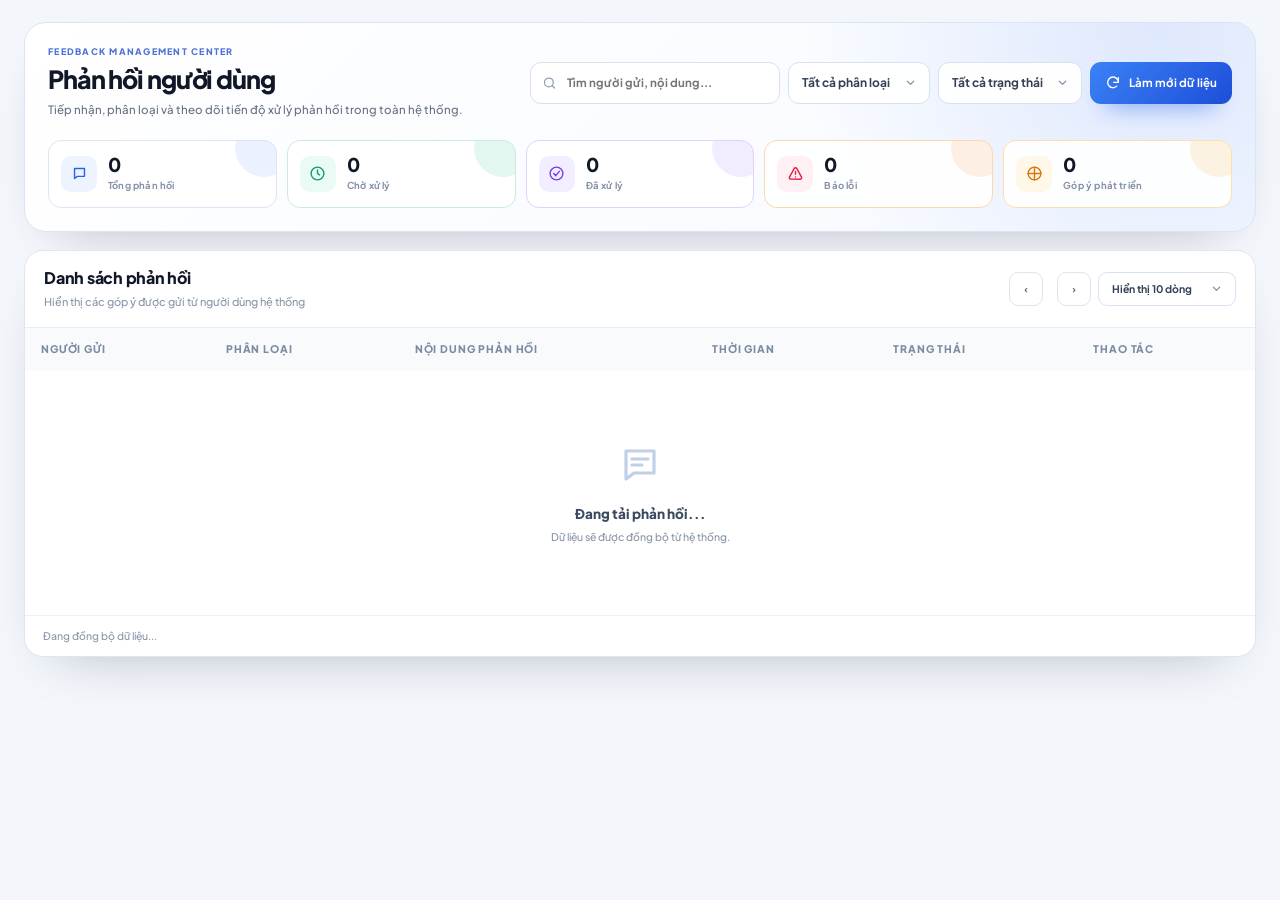
<file: assets/pages/feedbacks.html>
<!doctype html><html lang="vi"><head><meta charset="UTF-8"><meta name="viewport" content="width=device-width,initial-scale=1"><title>Phản hồi người dùng</title>
<style>
:root{--navy:#101828;--blue:#2563eb;--muted:#667085;--line:#dfe6f0;--canvas:#f3f6fb;--card:#fff;--green:#0f9f6e;--amber:#d97706;--red:#e11d48;--shadow:0 22px 55px -35px rgba(15,23,42,.38)}*{box-sizing:border-box}html,body{margin:0;min-height:100%;font-family:'Plus Jakarta Sans','Segoe UI',sans-serif;color:var(--navy);background:var(--canvas)}button,input,select{font:inherit}.page{min-height:100vh;padding:20px}.hero{border:1px solid #d9e5f5;border-radius:22px;background:radial-gradient(circle at 92% 0,rgba(37,99,235,.12),transparent 31%),linear-gradient(135deg,#fff,#f6f9ff);padding:23px;box-shadow:var(--shadow)}.hero-head{display:flex;align-items:center;justify-content:space-between;gap:22px}.hero-copy{min-width:260px}.eyebrow{font-size:9px;font-weight:900;letter-spacing:.15em;text-transform:uppercase;color:#4f72d7}.hero h1{font-size:25px;line-height:1.08;letter-spacing:-.04em;margin:8px 0 7px}.hero p{margin:0;color:var(--muted);font-size:11px;font-weight:600;line-height:1.65}.tools{display:flex;align-items:center;justify-content:flex-end;gap:8px;flex:1}.refresh{height:42px;padding:0 15px;border:0;border-radius:11px;background:linear-gradient(135deg,#3b82f6,#1d4ed8);color:#fff;font-size:10px;font-weight:850;cursor:pointer;display:flex;align-items:center;gap:8px;box-shadow:0 14px 24px -16px #2563eb;transition:.18s;white-space:nowrap}.refresh:hover{transform:translateY(-1px);box-shadow:0 18px 28px -16px #1d4ed8}.refresh svg{width:16px}.refresh.loading svg{animation:spin .8s linear infinite}.search{position:relative}.search svg{position:absolute;left:12px;top:50%;width:15px;color:#91a0b4;transform:translateY(-50%)}.search input,.filter{height:42px;border:1px solid #d7e2f1;border-radius:11px;background:rgba(255,255,255,.94);color:#344054;font-size:10px;font-weight:700;outline:none;box-shadow:0 10px 24px -22px rgba(15,23,42,.6)}.search input{width:250px;padding:0 12px 0 36px}.filter{padding:0 31px 0 12px;cursor:pointer}.search input:focus,.filter:focus{border-color:#8eb0f5;background:#fff;box-shadow:0 0 0 3px #edf3ff}.stats{display:grid;grid-template-columns:repeat(5,minmax(0,1fr));gap:10px;margin-top:20px}.stat{position:relative;overflow:hidden;min-height:68px;padding:12px;border:1px solid #dce5f1;border-radius:13px;background:rgba(255,255,255,.92);display:flex;align-items:center;gap:11px}.stat:after{content:'';position:absolute;right:-17px;top:-22px;width:58px;height:58px;border-radius:50%;background:rgba(37,99,235,.09)}.stat:nth-child(2){border-color:#cdebdc}.stat:nth-child(2):after{background:rgba(16,185,129,.12)}.stat:nth-child(3){border-color:#ddd4fe}.stat:nth-child(3):after{background:rgba(139,92,246,.11)}.stat:nth-child(4){border-color:#fed7aa}.stat:nth-child(4):after{background:rgba(249,115,22,.11)}.stat:nth-child(5){border-color:#fde0a8}.stat:nth-child(5):after{background:rgba(245,158,11,.12)}.stat-icon{width:36px;height:36px;flex:none;border-radius:10px;display:grid;place-items:center;background:#edf4ff;color:#2563eb}.stat-icon svg{width:17px}.stat:nth-child(2) .stat-icon{background:#eafaf4;color:#0f9f6e}.stat:nth-child(3) .stat-icon{background:#f2edff;color:#7c3aed}.stat:nth-child(4) .stat-icon{background:#fff0f3;color:#e11d48}.stat:nth-child(5) .stat-icon{background:#fff7e8;color:#d97706}.stat strong{display:block;font-size:18px;line-height:1}.stat span{display:block;margin-top:5px;color:#8491a5;font-size:8px;font-weight:800;letter-spacing:.02em}.panel{margin-top:18px;border:1px solid #dfe6f0;border-radius:19px;background:#fff;box-shadow:var(--shadow);overflow:hidden}.panel-head{padding:17px 19px;border-bottom:1px solid #e8edf4;display:flex;align-items:center;justify-content:space-between;gap:16px}.panel-title{font-size:14px;font-weight:850}.panel-sub{margin-top:4px;color:#8a96a8;font-size:9px;font-weight:650}.pager{display:flex;align-items:center;gap:7px}.page-btn{width:34px;height:34px;border:1px solid #dce5f0;border-radius:9px;background:#fff;color:#607089;font-size:10px;font-weight:850;cursor:pointer}.page-btn.active{border-color:#2563eb;background:#2563eb;color:#fff;box-shadow:0 10px 20px -13px #2563eb}.page-btn:disabled{opacity:.4;cursor:not-allowed}.page-size{height:34px;padding:0 10px;border:1px solid #dce5f0;border-radius:9px;background:#fff;color:#55657c;font-size:9px;font-weight:750}.table-wrap{overflow:auto}.table{width:100%;min-width:980px;border-collapse:collapse}.table th{height:43px;padding:0 16px;text-align:left;background:#f8fafc;color:#7c8ba1;font-size:8.5px;font-weight:900;letter-spacing:.08em;text-transform:uppercase}.table td{padding:14px 16px;border-top:1px solid #eef1f5;vertical-align:middle;font-size:10.5px}.table tr:hover td{background:#fbfdff}.user{display:flex;align-items:center;gap:10px}.avatar{width:34px;height:34px;flex:none;border-radius:10px;display:grid;place-items:center;background:linear-gradient(145deg,#edf4ff,#dce9ff);color:#285bc4;font-size:10px;font-weight:900}.user strong{display:block;font-size:10.5px}.user small{display:block;margin-top:4px;color:#8b98aa;font-size:8.5px}.badge{display:inline-flex;align-items:center;gap:5px;padding:6px 9px;border-radius:999px;font-size:8.5px;font-weight:850;white-space:nowrap}.badge.bug{background:#fff0f3;color:#c81e4d}.badge.idea{background:#fff7e8;color:#ad6305}.badge.other{background:#edf4ff;color:#285bc4}.status{display:inline-flex;align-items:center;gap:6px;padding:6px 9px;border-radius:8px;font-size:8.5px;font-weight:850;white-space:nowrap}.status:before{content:'';width:6px;height:6px;border-radius:50%;background:currentColor}.status.pending{background:#fff7e8;color:#bd6c08}.status.resolved{background:#eafaf4;color:#087c56}.content{max-width:390px;color:#4a5870;font-size:10px;font-weight:650;line-height:1.55;display:-webkit-box;-webkit-box-orient:vertical;-webkit-line-clamp:3;overflow:hidden;cursor:pointer}.content:hover{color:#2456bd}.date{color:#667085;font-size:9px;font-weight:700;white-space:nowrap}.actions{display:flex;gap:6px}.icon-btn{width:32px;height:32px;border:1px solid #dde5ef;border-radius:9px;background:#fff;color:#607089;display:grid;place-items:center;cursor:pointer;transition:.16s}.icon-btn svg{width:15px}.icon-btn:hover{border-color:#a9c3f5;background:#f3f7ff;color:#2563eb}.icon-btn.done{color:#0f9f6e}.icon-btn.delete{color:#d34b66}.icon-btn.delete:hover{border-color:#fecdd6;background:#fff4f6;color:#e11d48}.empty{padding:70px 20px;text-align:center;color:#8794a8}.empty svg{width:48px;color:#bfd0e8}.empty strong{display:block;margin-top:12px;color:#3b4960;font-size:12px}.empty span{display:block;margin-top:6px;font-size:9.5px}.footer{padding:12px 18px;border-top:1px solid #edf1f5;color:#8a96a8;font-size:9px;font-weight:700}.modal-backdrop{position:fixed;inset:0;z-index:20;display:none;align-items:center;justify-content:center;padding:20px;background:rgba(8,17,32,.58);backdrop-filter:blur(7px)}.modal-backdrop.open{display:flex}.modal{width:min(600px,100%);border:1px solid #dce5f0;border-radius:20px;background:#fff;box-shadow:0 35px 90px -28px rgba(3,12,29,.75);overflow:hidden}.modal-head{padding:18px 20px;border-bottom:1px solid #e8edf4;display:flex;justify-content:space-between;gap:16px}.modal-head h2{margin:0;font-size:16px}.modal-head p{margin:5px 0 0;color:#8290a4;font-size:9px}.close{width:34px;height:34px;border:1px solid #e0e7f0;border-radius:9px;background:#fff;color:#7d8ba0;cursor:pointer}.modal-body{padding:21px}.modal-meta{display:flex;flex-wrap:wrap;gap:8px;margin-bottom:14px}.modal-content{padding:16px;border:1px solid #e0e7f0;border-radius:13px;background:#f8fafc;color:#35445b;font-size:11px;font-weight:650;line-height:1.75;white-space:pre-wrap;max-height:44vh;overflow:auto}.toast{position:fixed;right:22px;bottom:22px;z-index:40;padding:12px 15px;border-radius:11px;background:#101828;color:#fff;font-size:10px;font-weight:750;box-shadow:0 20px 45px -18px #000;opacity:0;transform:translateY(16px);pointer-events:none;transition:.25s}.toast.show{opacity:1;transform:none}@keyframes spin{to{transform:rotate(360deg)}}@media(max-width:1100px){.hero-head{align-items:flex-start;flex-direction:column}.tools{width:100%;justify-content:flex-start}.stats{grid-template-columns:repeat(3,1fr)}}@media(max-width:760px){.stats{grid-template-columns:repeat(2,1fr)}.panel-head{align-items:flex-start;flex-direction:column}.tools{flex-wrap:wrap}.search{flex:1 1 100%}.search input{width:100%}}@media(max-width:560px){.page{padding:12px}.hero{padding:18px}.stats{grid-template-columns:1fr 1fr}.tools{display:grid;grid-template-columns:1fr 1fr}.search{grid-column:1/-1}.refresh{justify-content:center}}
</style></head><body><main class="page"><section class="hero"><div class="hero-head"><div><div class="eyebrow">Feedback Management Center</div><h1>Phản hồi người dùng</h1><p>Tiếp nhận, phân loại và theo dõi tiến độ xử lý phản hồi trong toàn hệ thống.</p></div><button class="refresh" id="refreshBtn" onclick="requestData()"><svg fill="none" stroke="currentColor" stroke-width="2" viewBox="0 0 24 24"><path d="M20 11a8 8 0 1 0-2.3 5.7M20 4v7h-7" stroke-linecap="round" stroke-linejoin="round"/></svg>Làm mới dữ liệu</button></div><div class="stats"><div class="stat"><div class="stat-icon"><svg fill="none" stroke="currentColor" stroke-width="2" viewBox="0 0 24 24"><path d="M5 5h14v11H9l-4 3V5Z" stroke-linejoin="round"/></svg></div><div><strong id="totalCount">0</strong><span>Tổng phản hồi</span></div></div><div class="stat"><div class="stat-icon"><svg fill="none" stroke="currentColor" stroke-width="2" viewBox="0 0 24 24"><circle cx="12" cy="12" r="9"/><path d="M12 7v5l3 2" stroke-linecap="round"/></svg></div><div><strong id="pendingCount">0</strong><span>Chờ xử lý</span></div></div><div class="stat"><div class="stat-icon"><svg fill="none" stroke="currentColor" stroke-width="2" viewBox="0 0 24 24"><circle cx="12" cy="12" r="9"/><path d="m8 12 3 3 5-6" stroke-linecap="round" stroke-linejoin="round"/></svg></div><div><strong id="resolvedCount">0</strong><span>Đã xử lý</span></div></div><div class="stat"><div class="stat-icon"><svg fill="none" stroke="currentColor" stroke-width="2" viewBox="0 0 24 24"><path d="M12 9v4M12 17h.01" stroke-linecap="round"/><path d="M10.3 4.8 3.5 17a2 2 0 0 0 1.75 3h13.5a2 2 0 0 0 1.75-3L13.7 4.8a2 2 0 0 0-3.4 0Z" stroke-linejoin="round"/></svg></div><div><strong id="bugCount">0</strong><span>Báo lỗi</span></div></div></div></section><section class="panel"><div class="panel-head"><div><div class="panel-title">Danh sách phản hồi</div><div class="panel-sub">Hiển thị các góp ý được gửi từ người dùng hệ thống</div></div><div class="tools"><label class="search"><svg fill="none" stroke="currentColor" stroke-width="2" viewBox="0 0 24 24"><circle cx="11" cy="11" r="7"/><path d="m20 20-4-4" stroke-linecap="round"/></svg><input id="searchInput" placeholder="Tìm người gửi, nội dung..." oninput="render()"></label><select class="filter" id="typeFilter" onchange="render()"><option value="all">Tất cả phân loại</option><option value="Báo lỗi (Bug)">Báo lỗi</option><option value="Góp ý phát triển">Góp ý phát triển</option><option value="Khác">Khác</option></select><select class="filter" id="statusFilter" onchange="render()"><option value="all">Tất cả trạng thái</option><option value="pending">Chờ xử lý</option><option value="resolved">Đã xử lý</option></select></div></div><div class="table-wrap"><table class="table"><thead><tr><th>Người gửi</th><th>Phân loại</th><th>Nội dung phản hồi</th><th>Thời gian</th><th>Trạng thái</th><th>Thao tác</th></tr></thead><tbody id="feedbackRows"></tbody></table><div class="empty" id="emptyState"><svg fill="none" stroke="currentColor" stroke-width="1.6" viewBox="0 0 24 24"><path d="M5 5h14v11H9l-4 3V5Z" stroke-linejoin="round"/><path d="M8 9h8M8 12h5" stroke-linecap="round"/></svg><strong>Đang tải phản hồi...</strong><span>Dữ liệu sẽ được đồng bộ từ hệ thống.</span></div></div><div class="footer" id="resultInfo">Đang đồng bộ dữ liệu...</div></section></main><div class="modal-backdrop" id="detailModal" onclick="if(event.target===this)closeDetail()"><div class="modal"><div class="modal-head"><div><h2 id="detailTitle">Chi tiết phản hồi</h2><p id="detailUser"></p></div><button class="close" onclick="closeDetail()">✕</button></div><div class="modal-body"><div class="modal-meta" id="detailMeta"></div><div class="modal-content" id="detailContent"></div></div></div></div><div class="toast" id="toast"></div>
<script>
const feedbackFontLink=document.createElement('link');feedbackFontLink.rel='stylesheet';feedbackFontLink.href='https://fonts.googleapis.com/css2?family=Plus+Jakarta+Sans:wght@400;500;600;700;800&display=swap';document.head.appendChild(feedbackFontLink);const feedbackTypeStyle=document.createElement('style');feedbackTypeStyle.textContent="html,body,button,input,select{font-family:'Plus Jakarta Sans','Segoe UI',sans-serif!important}.page{padding:22px 24px 38px!important}.hero h1{font-size:25px!important;line-height:1.15!important;font-weight:800!important;letter-spacing:-.045em!important}.eyebrow{font-size:9px!important;font-weight:800!important;letter-spacing:.14em!important}.hero p{font-size:11.5px!important;line-height:1.65!important;font-weight:500!important}.search input,.filter,.refresh{font-size:11.5px!important;font-weight:700!important}.stat strong{font-size:19px!important;line-height:1.05!important;font-weight:800!important}.stat span{font-size:9.5px!important;line-height:1.25!important;font-weight:700!important}.panel-title{font-size:16px!important;line-height:1.3!important;font-weight:800!important;letter-spacing:-.015em!important}.panel-sub{font-size:11px!important;line-height:1.55!important;font-weight:500!important}.table th{font-size:10.5px!important;line-height:1.3!important;font-weight:800!important}.table td{font-size:12.5px!important;line-height:1.5!important}.user strong{font-size:12.5px!important;font-weight:800!important}.user small{font-size:10px!important;line-height:1.45!important;font-weight:500!important}.badge,.status{font-size:10px!important;line-height:1.25!important;font-weight:700!important}.content{font-size:12px!important;line-height:1.5!important;font-weight:600!important}.date{font-size:11px!important;line-height:1.4!important;font-weight:600!important}.page-btn,.page-size{font-size:10.5px!important;font-weight:700!important}.empty strong{font-size:13.5px!important;line-height:1.4!important;font-weight:800!important}.empty span,.footer{font-size:10.5px!important;line-height:1.5!important;font-weight:500!important}.modal-head h2{font-size:17px!important;line-height:1.3!important;font-weight:800!important}.modal-head p{font-size:10.5px!important;line-height:1.5!important}.modal-content{font-size:12.5px!important;line-height:1.65!important;font-weight:500!important}@media(max-width:760px){.page{padding:16px!important}}";document.head.appendChild(feedbackTypeStyle);
const feedbackDropdownStyle=document.createElement('style');feedbackDropdownStyle.textContent=".premium-dropdown{position:relative;min-width:142px}.premium-dropdown.open{z-index:60}.premium-dropdown-trigger{width:100%;height:42px;padding:0 11px 0 13px;display:flex;align-items:center;justify-content:space-between;gap:12px;border:1px solid #d7e2f1;border-radius:11px;background:rgba(255,255,255,.96);color:#344054;font-size:11.5px;font-weight:700;text-align:left;cursor:pointer;outline:none;box-shadow:0 10px 24px -22px rgba(15,23,42,.6);transition:border-color .18s ease,box-shadow .18s ease,background .18s ease}.premium-dropdown-trigger:hover,.premium-dropdown.open .premium-dropdown-trigger{border-color:#8eaff0;background:#fff;box-shadow:0 0 0 3px rgba(37,99,235,.075),0 14px 24px -20px rgba(37,99,235,.55)}.premium-dropdown-label{overflow:hidden;text-overflow:ellipsis;white-space:nowrap}.premium-dropdown-chevron{width:15px;height:15px;flex:none;color:#8394ac;transition:transform .2s ease,color .2s ease}.premium-dropdown.open .premium-dropdown-chevron{color:#2563eb;transform:rotate(180deg)}.premium-dropdown-menu{position:absolute;z-index:70;left:0;right:0;top:calc(100% + 7px);padding:6px;border:1px solid #dce5f1;border-radius:13px;background:rgba(255,255,255,.99);box-shadow:0 22px 48px -22px rgba(15,23,42,.48),0 10px 22px -18px rgba(37,99,235,.34);opacity:0;visibility:hidden;transform:translateY(-5px) scale(.985);transform-origin:top;transition:opacity .16s ease,transform .16s ease,visibility .16s;backdrop-filter:blur(14px)}.premium-dropdown.open .premium-dropdown-menu{opacity:1;visibility:visible;transform:none}.premium-dropdown-option{position:relative;width:100%;min-height:39px;padding:8px 31px 8px 10px;border:0;border-radius:9px;background:transparent;color:#475569;font-size:11px;font-weight:650;text-align:left;cursor:pointer;transition:background .15s ease,color .15s ease}.premium-dropdown-option:hover{background:#f1f6ff;color:#2456bd}.premium-dropdown-option.selected{background:#edf4ff;color:#1d4ed8;font-weight:800}.premium-dropdown-option-check{position:absolute;right:10px;top:50%;width:14px;height:14px;opacity:0;transform:translateY(-50%) scale(.8);transition:.15s}.premium-dropdown-option.selected .premium-dropdown-option-check{opacity:1;transform:translateY(-50%) scale(1)}.premium-dropdown.compact{min-width:138px}.premium-dropdown.compact .premium-dropdown-trigger{height:34px;border-radius:9px;font-size:10.5px}.premium-dropdown.compact .premium-dropdown-menu{top:calc(100% + 6px)}.premium-dropdown.compact .premium-dropdown-option{min-height:34px;font-size:10.5px}.premium-dropdown select{display:none!important}@media(max-width:560px){.premium-dropdown{min-width:0;width:100%}.premium-dropdown.compact{width:auto;min-width:138px}}";document.head.appendChild(feedbackDropdownStyle);
const feedbackDropdownTypographyStyle=document.createElement('style');feedbackDropdownTypographyStyle.textContent=".premium-dropdown:not(.compact) .premium-dropdown-trigger{height:42px!important;font-size:12px!important}.premium-dropdown:not(.compact) .premium-dropdown-option{min-height:41px!important;font-size:12px!important}";document.head.appendChild(feedbackDropdownTypographyStyle);
let feedbackItems=[],currentPage=1,pageSize=10;const rows=document.getElementById('feedbackRows'),empty=document.getElementById('emptyState');const heroHead=document.querySelector('.hero-head'),heroTools=document.querySelector('.tools'),refreshButton=document.getElementById('refreshBtn');heroHead.firstElementChild.classList.add('hero-copy');heroTools.appendChild(refreshButton);heroHead.appendChild(heroTools);document.querySelector('.stats').insertAdjacentHTML('beforeend','<div class="stat"><div class="stat-icon"><svg fill="none" stroke="currentColor" stroke-width="2" viewBox="0 0 24 24"><path d="M12 3v18M3 12h18" stroke-linecap="round"/><circle cx="12" cy="12" r="9"/></svg></div><div><strong id="ideaCount">0</strong><span>Góp ý phát triển</span></div></div>');document.querySelector('.panel-head').insertAdjacentHTML('beforeend','<div class="pager"><button class="page-btn" id="prevPage" onclick="changePage(-1)">‹</button><span id="pageButtons"></span><button class="page-btn" id="nextPage" onclick="changePage(1)">›</button><select class="page-size" id="pageSize" onchange="setPageSize(this.value)"><option value="10">Hiển thị 10 dòng</option><option value="20">Hiển thị 20 dòng</option><option value="50">Hiển thị 50 dòng</option></select></div>');document.getElementById('searchInput').oninput=resetPageAndRender;document.getElementById('typeFilter').onchange=resetPageAndRender;document.getElementById('statusFilter').onchange=resetPageAndRender;
function closePremiumDropdowns(except){document.querySelectorAll('.premium-dropdown.open').forEach(dropdown=>{if(dropdown!==except){dropdown.classList.remove('open');dropdown.querySelector('.premium-dropdown-trigger')?.setAttribute('aria-expanded','false')}})}
function enhancePremiumDropdown(select){if(!select||select.dataset.premium==='1')return;select.dataset.premium='1';const dropdown=document.createElement('div');dropdown.className='premium-dropdown'+(select.id==='pageSize'?' compact':'');const trigger=document.createElement('button');trigger.type='button';trigger.className='premium-dropdown-trigger';trigger.setAttribute('aria-haspopup','listbox');trigger.setAttribute('aria-expanded','false');const label=document.createElement('span');label.className='premium-dropdown-label';const chevron=document.createElementNS('http://www.w3.org/2000/svg','svg');chevron.setAttribute('class','premium-dropdown-chevron');chevron.setAttribute('viewBox','0 0 24 24');chevron.setAttribute('fill','none');chevron.setAttribute('stroke','currentColor');chevron.setAttribute('stroke-width','2');chevron.innerHTML='<path d="m7 10 5 5 5-5" stroke-linecap="round" stroke-linejoin="round"/>';trigger.append(label,chevron);const menu=document.createElement('div');menu.className='premium-dropdown-menu';menu.setAttribute('role','listbox');const update=()=>{const selected=select.options[select.selectedIndex];label.textContent=selected?.textContent||'';menu.querySelectorAll('.premium-dropdown-option').forEach(option=>{const active=option.dataset.value===select.value;option.classList.toggle('selected',active);option.setAttribute('aria-selected',String(active))})};Array.from(select.options).forEach(nativeOption=>{const option=document.createElement('button');option.type='button';option.className='premium-dropdown-option';option.dataset.value=nativeOption.value;option.setAttribute('role','option');option.innerHTML='<span>'+nativeOption.textContent+'</span><svg class="premium-dropdown-option-check" fill="none" stroke="currentColor" stroke-width="2.4" viewBox="0 0 24 24"><path d="m6 12 4 4 8-9" stroke-linecap="round" stroke-linejoin="round"/></svg>';option.addEventListener('click',event=>{event.stopPropagation();select.value=nativeOption.value;update();dropdown.classList.remove('open');trigger.setAttribute('aria-expanded','false');select.dispatchEvent(new Event('change',{bubbles:true}))});menu.appendChild(option)});trigger.addEventListener('click',event=>{event.stopPropagation();const willOpen=!dropdown.classList.contains('open');closePremiumDropdowns(dropdown);dropdown.classList.toggle('open',willOpen);trigger.setAttribute('aria-expanded',String(willOpen))});select.parentNode.insertBefore(dropdown,select);dropdown.append(trigger,menu,select);update()}
['typeFilter','statusFilter','pageSize'].forEach(id=>enhancePremiumDropdown(document.getElementById(id)));document.addEventListener('click',()=>closePremiumDropdowns());document.addEventListener('keydown',event=>{if(event.key==='Escape')closePremiumDropdowns()});
const esc=value=>String(value??'').replace(/[&<>"']/g,char=>({'&':'&amp;','<':'&lt;','>':'&gt;','"':'&quot;',"'":'&#39;'}[char]));
const initials=value=>String(value||'U').trim().split(/\s+/).slice(-2).map(part=>part[0]||'').join('').toUpperCase();
const typeInfo=type=>type==='Báo lỗi (Bug)'?{label:'Báo lỗi',cls:'bug'}:type==='Góp ý phát triển'?{label:'Góp ý phát triển',cls:'idea'}:{label:'Khác',cls:'other'};
const formatDate=value=>value?new Date(value).toLocaleString('vi-VN'):'—';
function updateStats(){document.getElementById('totalCount').textContent=feedbackItems.length;document.getElementById('pendingCount').textContent=feedbackItems.filter(item=>item.status!=='resolved').length;document.getElementById('resolvedCount').textContent=feedbackItems.filter(item=>item.status==='resolved').length;document.getElementById('bugCount').textContent=feedbackItems.filter(item=>item.type==='Báo lỗi (Bug)').length;document.getElementById('ideaCount').textContent=feedbackItems.filter(item=>item.type==='Góp ý phát triển').length}
function render(){const query=document.getElementById('searchInput').value.trim().toLowerCase(),type=document.getElementById('typeFilter').value,status=document.getElementById('statusFilter').value;const filtered=feedbackItems.filter(item=>{const haystack=[item.fullName,item.email,item.content].join(' ').toLowerCase();return(!query||haystack.includes(query))&&(type==='all'||item.type===type)&&(status==='all'||(status==='pending'?item.status!=='resolved':item.status==='resolved'))});const totalPages=Math.max(1,Math.ceil(filtered.length/pageSize));currentPage=Math.min(currentPage,totalPages);const start=(currentPage-1)*pageSize,paged=filtered.slice(start,start+pageSize);rows.innerHTML=paged.map(item=>{const info=typeInfo(item.type),resolved=item.status==='resolved';return `<tr><td><div class="user"><div class="avatar">${esc(initials(item.fullName||item.email))}</div><div><strong>${esc(item.fullName||'Thành viên')}</strong><small>${esc(item.email||'Ẩn danh')}</small></div></div></td><td><span class="badge ${info.cls}">${info.label}</span></td><td><div class="content" onclick="openDetail('${esc(item.id)}')">${esc(item.content||'')}</div></td><td><span class="date">${esc(formatDate(item.timestamp))}</span></td><td><span class="status ${resolved?'resolved':'pending'}">${resolved?'Đã xử lý':'Chờ xử lý'}</span></td><td><div class="actions"><button class="icon-btn done" title="${resolved?'Đánh dấu chờ xử lý':'Đánh dấu đã xử lý'}" onclick="toggleStatus('${esc(item.id)}','${resolved?'resolved':'pending'}')"><svg fill="none" stroke="currentColor" stroke-width="2" viewBox="0 0 24 24">${resolved?'<path d="M9 7 4 12l5 5M4 12h16" stroke-linecap="round" stroke-linejoin="round"/>':'<path d="m6 12 4 4 8-9" stroke-linecap="round" stroke-linejoin="round"/>'}</svg></button><button class="icon-btn delete" title="Xóa phản hồi" onclick="deleteItem('${esc(item.id)}')"><svg fill="none" stroke="currentColor" stroke-width="2" viewBox="0 0 24 24"><path d="M4 7h16M9 7V4h6v3m-9 0 1 13h10l1-13M10 11v5M14 11v5" stroke-linecap="round" stroke-linejoin="round"/></svg></button></div></td></tr>`}).join('');empty.style.display=paged.length?'none':'block';rows.style.display=paged.length?'table-row-group':'none';document.getElementById('prevPage').disabled=currentPage<=1;document.getElementById('nextPage').disabled=currentPage>=totalPages;const pageButtons=document.getElementById('pageButtons');pageButtons.innerHTML=Array.from({length:Math.min(totalPages,5)},(_,index)=>{let page=totalPages<=5?index+1:Math.min(Math.max(currentPage-2,1)+index,totalPages);return `<button class="page-btn ${page===currentPage?'active':''}" onclick="goToPage(${page})">${page}</button>`}).join('');const shownFrom=filtered.length?start+1:0,shownTo=Math.min(start+pageSize,filtered.length);document.getElementById('resultInfo').textContent=`Hiển thị ${shownFrom}–${shownTo} trong ${filtered.length} phản hồi`;updateStats()}
function resetPageAndRender(){currentPage=1;render()}function goToPage(page){currentPage=page;render()}function changePage(step){currentPage+=step;render()}function setPageSize(value){pageSize=Number(value)||10;currentPage=1;render()}
function requestData(){document.getElementById('refreshBtn').classList.add('loading');window.parent.postMessage({type:'kgpt:feedback-request'},'*')}
function toggleStatus(id,status){window.parent.postMessage({type:'kgpt:feedback-toggle',payload:{id,status}},'*')}
function deleteItem(id){window.parent.postMessage({type:'kgpt:feedback-delete',payload:{id}},'*')}
function openDetail(id){const item=feedbackItems.find(entry=>entry.id===id);if(!item)return;const info=typeInfo(item.type),resolved=item.status==='resolved';document.getElementById('detailTitle').textContent='Chi tiết phản hồi';document.getElementById('detailUser').textContent=`${item.fullName||'Thành viên'} · ${item.email||'Ẩn danh'}`;document.getElementById('detailMeta').innerHTML=`<span class="badge ${info.cls}">${info.label}</span><span class="status ${resolved?'resolved':'pending'}">${resolved?'Đã xử lý':'Chờ xử lý'}</span><span class="date">${esc(formatDate(item.timestamp))}</span>`;document.getElementById('detailContent').textContent=item.content||'';document.getElementById('detailModal').classList.add('open')}
function closeDetail(){document.getElementById('detailModal').classList.remove('open')}
function showToast(message){const toast=document.getElementById('toast');toast.textContent=message;toast.classList.add('show');clearTimeout(window.toastTimer);window.toastTimer=setTimeout(()=>toast.classList.remove('show'),2600)}
window.addEventListener('message',event=>{const data=event.data||{};if(data.type==='kgpt:feedback-list'){feedbackItems=Array.isArray(data.items)?data.items:[];document.getElementById('refreshBtn').classList.remove('loading');empty.querySelector('strong').textContent=feedbackItems.length?'Không tìm thấy phản hồi phù hợp':'Chưa có phản hồi nào';empty.querySelector('span').textContent=feedbackItems.length?'Hãy thay đổi từ khóa hoặc bộ lọc đang chọn.':'Các phản hồi mới từ người dùng sẽ xuất hiện tại đây.';currentPage=1;render()}if(data.type==='kgpt:feedback-operation-result'){document.getElementById('refreshBtn').classList.remove('loading');showToast(data.message||'Đã cập nhật')}});document.addEventListener('keydown',event=>{if(event.key==='Escape')closeDetail()});requestData();
</script></body></html>
</file>
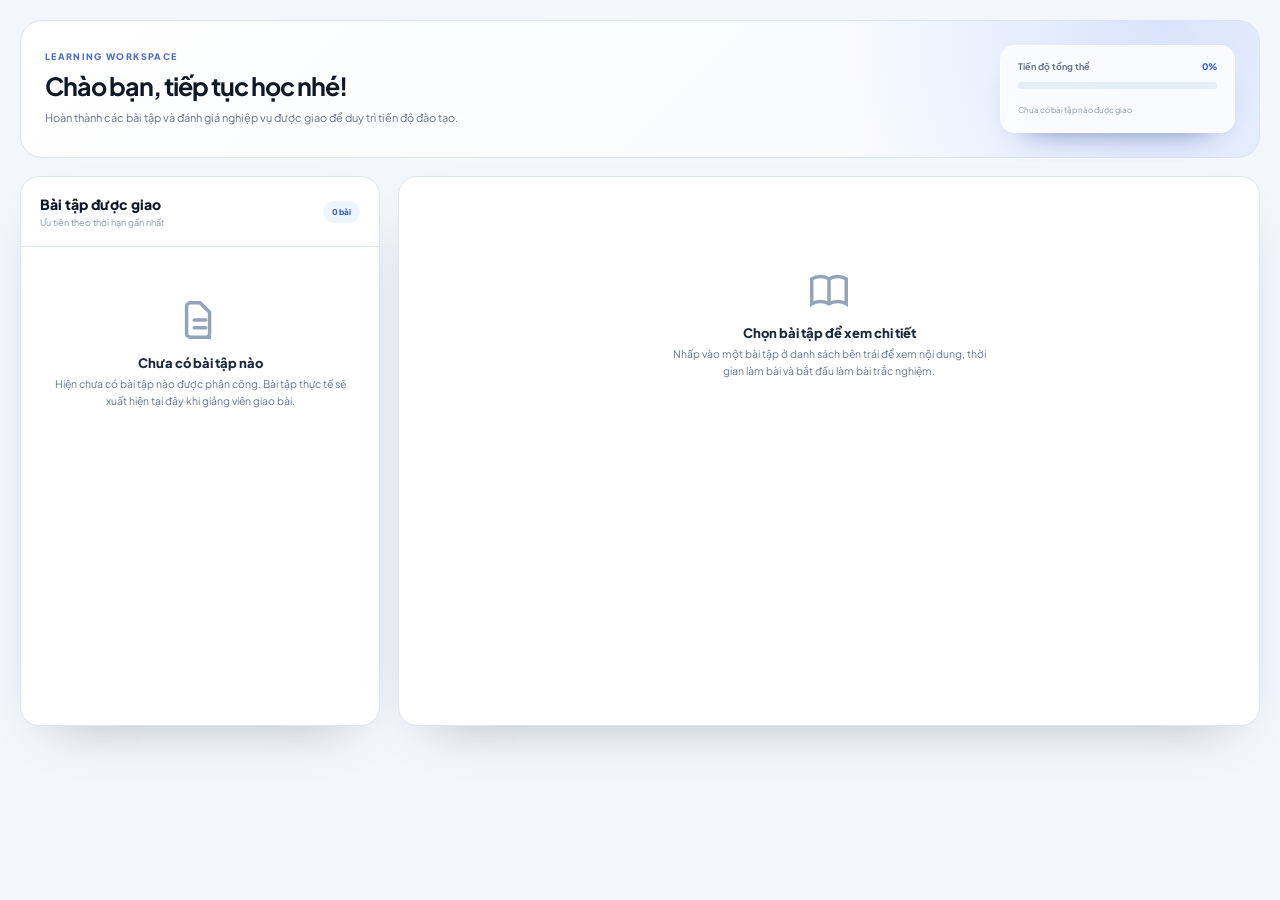
<file: assets/pages/student.html>
<!DOCTYPE html>
<html lang="vi">
<head>
<meta charset="UTF-8">
<meta name="viewport" content="width=device-width,initial-scale=1">
<title>Kho Giá Phụ Tùng · Bài tập của tôi</title>
<link rel="preconnect" href="https://fonts.googleapis.com"><link rel="preconnect" href="https://fonts.gstatic.com" crossorigin><link href="https://fonts.googleapis.com/css2?family=Plus+Jakarta+Sans:wght@400;500;600;700;800&display=swap" rel="stylesheet">
<style>
:root{--nav:#091120;--nav2:#101b30;--blue:#2563eb;--blue2:#194acb;--ink:#101828;--muted:#667085;--line:#e2e8f0;--canvas:#f3f6fb;--green:#12b76a;--amber:#f79009;--red:#ef4444;--shadow:0 22px 55px -35px rgba(15,23,42,.4)}
*{box-sizing:border-box}
html,body{margin:0;min-height:100%;font-family:'Plus Jakarta Sans',sans-serif;color:var(--ink);background:var(--canvas)}
button,input{font:inherit}
.sidebar{position:fixed;inset:0 auto 0 0;width:270px;background:linear-gradient(180deg,var(--nav2),var(--nav));color:#fff;padding:22px 14px;display:flex;flex-direction:column;z-index:20;border-right:1px solid rgba(255,255,255,.07)}
.brand{display:flex;align-items:center;gap:12px;padding:0 8px 22px;border-bottom:1px solid rgba(255,255,255,.08)}
.brand-icon{width:42px;height:42px;border-radius:13px;display:grid;place-items:center;background:linear-gradient(145deg,#3b82f6,#1d4ed8);box-shadow:0 12px 25px -12px #3b82f6}
.brand-icon svg{width:23px}
.brand-name{font-size:14px;font-weight:800}
.brand-sub{font-size:8px;color:#7890b0;font-weight:800;letter-spacing:.13em;margin-top:4px}
.nav-label{margin:24px 12px 10px;color:#60728e;font-size:9px;font-weight:800;letter-spacing:.16em;text-transform:uppercase}
.nav-btn{width:100%;height:46px;border:0;border-radius:12px;background:transparent;color:#94a3b8;display:flex;align-items:center;gap:12px;padding:0 13px;font-size:12px;font-weight:700;cursor:pointer;text-align:left;transition:.2s}
.nav-btn svg{width:18px}
.nav-btn:hover{color:#fff;background:rgba(255,255,255,.05)}
.nav-btn.active{color:#fff;background:linear-gradient(90deg,rgba(37,99,235,.28),rgba(37,99,235,.12));box-shadow:inset 3px 0 #60a5fa}
.side-progress{margin-top:auto;padding:15px;border:1px solid rgba(255,255,255,.1);border-radius:14px;background:rgba(255,255,255,.035)}
.side-progress b{font-size:10px}
.side-progress p{font-size:8px;color:#8090a8;margin:5px 0 10px}
.mini-progress{height:5px;border-radius:99px;background:rgba(255,255,255,.09);overflow:hidden}
.mini-progress i{display:block;width:0%;height:100%;background:linear-gradient(90deg,#3b82f6,#60a5fa);transition:width .3s ease}
.main{margin-left:270px;min-height:100vh}
.topbar{height:72px;background:rgba(255,255,255,.94);border-bottom:1px solid var(--line);display:flex;align-items:center;justify-content:space-between;padding:0 28px;position:sticky;top:0;z-index:15;backdrop-filter:blur(14px)}
.top-left,.user{display:flex;align-items:center;gap:12px}
.mobile-menu{display:none;width:38px;height:38px;border:1px solid var(--line);border-radius:10px;background:#fff}
.role-pill{padding:7px 10px;border-radius:9px;background:#eef4ff;color:#315ad3;font-size:10px;font-weight:800;letter-spacing:.06em}
.page-name{font-size:14px;font-weight:800}
.user-copy{text-align:right}
.user-copy strong{font-size:12px;display:block}
.user-copy span{font-size:9px;color:#8491a5}
.avatar{width:40px;height:40px;border-radius:12px;display:grid;place-items:center;background:linear-gradient(145deg,#4f75e9,#244dcc);color:#fff;font-size:13px;font-weight:800;box-shadow:0 10px 22px -12px #2563eb}
.content{padding:24px 28px 40px;max-width:1650px;margin:auto}
.hero{display:flex;align-items:center;justify-content:space-between;gap:20px;padding:24px;border-radius:22px;border:1px solid #d9e5f5;background:radial-gradient(circle at 92% 0,rgba(37,99,235,.15),transparent 29%),linear-gradient(135deg,#fff,#f6f9ff);box-shadow:var(--shadow)}
.eyebrow{font-size:9px;color:#4c6fcf;font-weight:800;letter-spacing:.15em;text-transform:uppercase}
.hero h1{font-size:25px;letter-spacing:-.04em;margin:8px 0 7px}
.hero p{font-size:11px;line-height:1.7;color:var(--muted);margin:0}
.hero-score{min-width:235px;padding:15px 17px;border:1px solid rgba(255,255,255,.9);border-radius:15px;background:rgba(255,255,255,.78);box-shadow:0 16px 34px -26px #1e3a8a}
.hero-score-top{display:flex;justify-content:space-between;font-size:9px;color:#667085;font-weight:700}
.hero-score strong{color:#194acb}
.bar{height:7px;border-radius:99px;background:#e7edf7;margin:10px 0 7px;overflow:hidden}
.bar i{display:block;height:100%;width:0%;border-radius:99px;background:linear-gradient(90deg,#2563eb,#60a5fa);transition:width .3s ease}
.hero-score small{font-size:8px;color:#8b96a7}
.layout{display:grid;grid-template-columns:360px minmax(0,1fr);gap:18px;margin-top:18px}
.panel{background:#fff;border:1px solid #dfe6f0;border-radius:19px;box-shadow:var(--shadow);overflow:hidden}
.panel-head{padding:18px 19px;border-bottom:1px solid var(--line);display:flex;align-items:center;justify-content:space-between}
.panel-title{font-size:14px;font-weight:800}
.panel-sub{font-size:9px;color:#8a96a8;margin-top:4px}
.count{padding:6px 9px;border-radius:99px;background:#eff5ff;color:#315dcc;font-size:8px;font-weight:800}
.task-list{padding:10px;min-height:300px}
.task{width:100%;padding:14px;border:1px solid #eef2f7;border-radius:14px;background:#fff;display:block;text-align:left;cursor:pointer;transition:.2s;margin-bottom:8px}
.task:hover{background:#f8faff;border-color:#dbe6fb;transform:translateY(-1px)}
.task.active{background:linear-gradient(135deg,#f2f6ff,#f8fbff);border-color:#a9c2f6;box-shadow:0 11px 24px -20px #2563eb}
.task-row{display:flex;align-items:flex-start;justify-content:space-between;gap:10px}
.task h3{font-size:12px;line-height:1.45;margin:0 0 5px;color:#1e293b;font-weight:800}
.task p{font-size:9px;color:#64748b;margin:0;line-height:1.4}
.status{display:inline-flex;flex:none;padding:5px 8px;border-radius:99px;font-size:8px;font-weight:800}
.status.open{background:#eafaf2;color:#087a46}
.status.new{background:#edf4ff;color:#2858c7}
.status.done{background:#f1f5f9;color:#475569;border:1px solid #e2e8f0}
.task-foot{display:flex;justify-content:space-between;align-items:center;margin-top:12px;padding-top:10px;border-top:1px solid #edf1f6}
.task-foot span{font-size:9px;color:#64748b}
.task-foot b{font-size:9px;color:#b54708}
.detail{min-height:550px}
.detail-top{padding:22px;border-bottom:1px solid var(--line);background:radial-gradient(circle at 95% 0,rgba(37,99,235,.07),transparent 30%)}
.detail-topline{display:flex;align-items:flex-start;justify-content:space-between;gap:20px}
.detail-icon{width:50px;height:50px;border-radius:15px;background:linear-gradient(145deg,#edf4ff,#dbeafe);color:#2563eb;display:grid;place-items:center;margin-bottom:16px}
.detail-icon svg{width:25px}
.detail h2{font-size:19px;letter-spacing:-.03em;margin:0 0 8px;color:#0f172a}
.detail-desc{font-size:11px;color:#667085;line-height:1.65;max-width:700px}
.deadline{padding:9px 12px;border-radius:10px;background:#fff7ed;color:#b54708;border:1px solid #fed7aa;font-size:9px;font-weight:800;white-space:nowrap}
.info-grid{display:grid;grid-template-columns:repeat(4,1fr);gap:10px;padding:18px 22px}
.info{padding:12px;border:1px solid #e7ebf2;border-radius:12px;background:#fbfcfe}
.info span{font-size:8.5px;color:#8a96a8;display:block;margin-bottom:6px;text-transform:uppercase;letter-spacing:.06em;font-weight:800}
.info b{font-size:12px;color:#0f172a}
.instructions{margin:0 22px;padding:17px;border-radius:14px;background:#f8faff;border:1px solid #e0e8f6}
.instructions h3{font-size:11.5px;margin:0 0 9px;color:#1e293b}
.instructions ul{margin:0;padding-left:17px;color:#64748b;font-size:9.5px;line-height:1.9}
.detail-actions{padding:20px 22px;display:flex;align-items:center;justify-content:space-between}
.detail-actions p{font-size:9.5px;color:#8792a3;margin:0;max-width:420px}
.primary{height:44px;padding:0 20px;border:0;border-radius:12px;background:linear-gradient(135deg,#2f67ec,#1d4ed8);color:#fff;font-size:11px;font-weight:800;cursor:pointer;box-shadow:0 14px 25px -14px #1d4ed8;transition:.2s;display:inline-flex;align-items:center;gap:7px}
.primary:hover{transform:translateY(-1px);box-shadow:0 18px 30px -14px #1d4ed8}
.primary:disabled{opacity:.4;cursor:not-allowed;transform:none}
.quiz{display:none}
.quiz.active{display:block}
.quiz-shell{display:grid;grid-template-columns:minmax(0,1fr) 260px;gap:18px}
.quiz-main,.quiz-nav{background:#fff;border:1px solid #dfe6f0;border-radius:19px;box-shadow:var(--shadow)}
.quiz-head{padding:18px 20px;border-bottom:1px solid var(--line);display:flex;align-items:center;justify-content:space-between}
.quiz-progress span{font-size:10px;color:#667085}
.quiz-progress b{font-size:12px;color:#0f172a}
.timer{display:flex;align-items:center;gap:7px;padding:8px 12px;border-radius:10px;background:#fff5e6;color:#b54708;font-size:12px;font-weight:800}
.question{padding:28px 26px 16px}
.question-num{font-size:10px;color:#3d67d3;font-weight:800;letter-spacing:.1em;text-transform:uppercase}
.question h2{font-size:18px;line-height:1.55;margin:12px 0 20px;color:#0f172a}
.options{display:grid;gap:10px}
.option{display:flex;align-items:center;gap:12px;padding:14px;border:1px solid #e1e7ef;border-radius:13px;cursor:pointer;transition:.18s;font-size:11px;font-weight:600;color:#1e293b}
.option:hover{background:#f8faff;border-color:#b6caf4}
.option.selected{background:#eef4ff;border-color:#7099ef;color:#194acb}
.option input{display:none}
.letter{width:29px;height:29px;border-radius:9px;background:#f2f4f7;display:grid;place-items:center;font-size:10px;font-weight:800;color:#475569;flex:none}
.option.selected .letter{background:#2563eb;color:#fff}
.quiz-actions{display:flex;justify-content:space-between;padding:20px 26px;border-top:1px solid var(--line);margin-top:20px}
.secondary{height:40px;padding:0 15px;border:1px solid var(--line);border-radius:11px;background:#fff;color:#475467;font-size:10.5px;font-weight:800;cursor:pointer;transition:.18s}
.secondary:hover{background:#f8fafc;border-color:#cbd5e1}
.quiz-nav{padding:18px}
.quiz-nav h3{font-size:13px;margin:0 0 5px;color:#0f172a}
.quiz-nav p{font-size:9px;color:#8a96a8;margin:0 0 16px}
.question-map{display:grid;grid-template-columns:repeat(5,1fr);gap:7px}
.qbtn{aspect-ratio:1;border:1px solid #dfe5ee;border-radius:9px;background:#fff;color:#667085;font-size:10px;font-weight:800;cursor:pointer;transition:.15s}
.qbtn.active{background:#2563eb;border-color:#2563eb;color:#fff}
.qbtn.answered{background:#edf4ff;border-color:#a9c2f6;color:#2456c8}
.legend{display:flex;flex-wrap:wrap;gap:10px;margin-top:17px;padding-top:15px;border-top:1px solid var(--line)}
.legend span{font-size:9px;color:#667085}
.legend i{display:inline-block;width:7px;height:7px;border-radius:2px;margin-right:4px}
.submit{width:100%;margin-top:18px;background:#101828;box-shadow:none}
.result-modal{position:fixed;inset:0;background:rgba(5,12,26,.56);z-index:50;display:none;align-items:center;justify-content:center;padding:20px;backdrop-filter:blur(5px)}
.result-modal.open{display:flex}
.result-card{width:min(430px,100%);background:#fff;border-radius:22px;padding:29px;text-align:center;box-shadow:0 30px 80px -24px rgba(0,0,0,.55)}
.result-icon{width:70px;height:70px;border-radius:50%;display:grid;place-items:center;margin:0 auto 16px;background:#eafaf2;color:#087a46;font-size:30px}
.result-card h2{font-size:20px;margin:0 0 7px;color:#0f172a}
.result-card p{font-size:11px;color:#667085;line-height:1.65}
.result-score{font-size:38px;font-weight:800;color:#194acb;margin:16px 0}
.result-card .primary{width:100%;justify-content:center}
.toast{position:fixed;right:24px;bottom:24px;padding:13px 18px;border-radius:12px;background:#101828;color:#fff;font-size:11px;font-weight:700;transform:translateY(90px);opacity:0;transition:.3s;z-index:80}
.toast.show{transform:none;opacity:1}
.empty-box{display:flex;flex-direction:column;align-items:center;justify-content:center;text-align:center;padding:48px 20px;color:#64748b}
.empty-box svg{width:46px;height:46px;color:#94a3b8;margin-bottom:12px}
.empty-box h4{font-size:13px;font-weight:800;color:#1e293b;margin:0 0 5px}
.empty-box p{font-size:10.5px;color:#64748b;margin:0;line-height:1.6;max-width:320px}
@media(max-width:1050px){.sidebar{transform:translateX(-100%);transition:.25s}.sidebar.open{transform:none}.main{margin-left:0}.mobile-menu{display:grid;place-items:center}.layout{grid-template-columns:1fr}.quiz-shell{grid-template-columns:1fr}.quiz-nav{order:-1}.question-map{grid-template-columns:repeat(10,1fr)}}
@media(max-width:650px){.content{padding:16px}.topbar{padding:0 16px}.hero{align-items:flex-start;flex-direction:column}.hero-score{width:100%}.info-grid{grid-template-columns:repeat(2,1fr)}.detail-topline{flex-direction:column}.question-map{grid-template-columns:repeat(5,1fr)}.user-copy{display:none}}
.embedded .sidebar,.embedded .topbar{display:none!important}
.embedded .main{margin-left:0;min-height:auto}
.embedded .content{max-width:none;padding:20px}
.embedded{background:#f3f6fb}
.embedded .hero{box-shadow:none}
.embedded .layout{margin-bottom:20px}
</style>
</head>
<body>
<script>document.body.classList.add('embedded')</script>
<aside class="sidebar" id="sidebar">
  <div class="brand"><div class="brand-icon"><svg fill="none" stroke="currentColor" viewBox="0 0 24 24"><path d="M12 2l2 2.2 3-.3.8 2.9 2.7 1.4-1.2 2.8 1.2 2.8-2.7 1.4-.8 2.9-3-.3L12 20l-2-2.2-3 .3-.8-2.9-2.7-1.4L4.7 11 3.5 8.2l2.7-1.4L7 3.9l3 .3L12 2Z"/><circle cx="12" cy="11" r="3"/></svg></div><div><div class="brand-name">KHO GIÁ PHỤ TÙNG</div><div class="brand-sub">HỌC VIỆN NGHIỆP VỤ</div></div></div>
  <div class="nav-label">Không gian học tập</div>
  <button class="nav-btn active"><svg fill="none" stroke="currentColor" viewBox="0 0 24 24"><path d="M5 4h14v16H5zM8 8h8M8 12h8M8 16h5"/></svg>Bài tập của tôi</button>
  <button class="nav-btn"><svg fill="none" stroke="currentColor" viewBox="0 0 24 24"><path d="M4 19V5h16v14H4Zm4-3v-4m4 4V8m4 8v-6"/></svg>Kết quả học tập</button>
  <button class="nav-btn"><svg fill="none" stroke="currentColor" viewBox="0 0 24 24"><path d="M12 3v18M3 12h18M5.6 5.6l12.8 12.8M18.4 5.6 5.6 18.4"/></svg>Kho tài liệu</button>
  <div class="side-progress"><b>TIẾN ĐỘ HỌC TẬP</b><p id="sideProgressText">0/0 bài tập đã hoàn thành</p><div class="mini-progress"><i id="sideProgressBar"></i></div></div>
</aside>
<main class="main">
  <header class="topbar">
    <div class="top-left"><button class="mobile-menu" onclick="sidebar.classList.toggle('open')">☰</button><span class="role-pill" id="studentRolePill">HỌC VIÊN</span><span class="page-name">Bài tập của tôi</span></div>
    <div class="user"><div class="user-copy"><strong id="studentFullName">Người dùng</strong><span id="studentRoleText">Giám định viên</span></div><div class="avatar" id="studentAvatar">U</div></div>
  </header>
  <div class="content" id="dashboard">
    <section class="hero">
      <div>
        <div class="eyebrow">Learning Workspace</div>
        <h1>Chào <span id="studentGreetingName">bạn</span>, tiếp tục học nhé!</h1>
        <p id="studentHeroDesc">Hoàn thành các bài tập và đánh giá nghiệp vụ được giao để duy trì tiến độ đào tạo.</p>
      </div>
      <div class="hero-score">
        <div class="hero-score-top"><span>Tiến độ tổng thể</span><strong id="overallProgress">0%</strong></div>
        <div class="bar"><i id="overallProgressBar"></i></div>
        <small id="overallProgressSub">Chưa có bài tập hoàn thành</small>
      </div>
    </section>
    <div class="layout">
      <section class="panel">
        <div class="panel-head">
          <div><div class="panel-title">Bài tập được giao</div><div class="panel-sub">Ưu tiên theo thời hạn gần nhất</div></div>
          <span class="count" id="taskCountBadge">0 bài</span>
        </div>
        <div class="task-list" id="taskListContainer">
          <div class="empty-box" id="emptyTaskList">
            <svg fill="none" stroke="currentColor" viewBox="0 0 24 24"><path d="M9 12h6m-6 4h6m2 5H7a2 2 0 0 1-2-2V5a2 2 0 0 1 2-2h5l5 5v11a2 2 0 0 1-2 2Z" stroke-width="1.8" stroke-linecap="round" stroke-linejoin="round"/></svg>
            <h4>Chưa có bài tập nào</h4>
            <p>Hiện chưa có bài tập nào được phân công. Bài tập thực tế sẽ xuất hiện tại đây khi giảng viên giao bài.</p>
          </div>
        </div>
      </section>
      <section class="panel detail" id="detailPanel">
        <div id="noTaskSelectedView" class="empty-box" style="padding: 90px 24px;">
          <svg fill="none" stroke="currentColor" viewBox="0 0 24 24"><path d="M12 6.253v13m0-13C10.832 5.477 9.246 5 7.5 5S4.168 5.477 3 6.253v13C4.168 18.477 5.754 18 7.5 18s3.332.477 4.5 1.253m0-13C13.168 5.477 14.754 5 16.5 5c1.747 0 3.332.477 4.5 1.253v13C19.832 18.477 18.247 18 16.5 18c-1.746 0-3.332.477-4.5 1.253" stroke-width="1.8" stroke-linecap="round"/></svg>
          <h4>Chọn bài tập để xem chi tiết</h4>
          <p>Nhấp vào một bài tập ở danh sách bên trái để xem nội dung, thời gian làm bài và bắt đầu làm bài trắc nghiệm.</p>
        </div>
        <div id="taskSelectedView" style="display:none;">
          <div class="detail-top">
            <div class="detail-topline">
              <div>
                <div class="detail-icon"><svg fill="none" stroke="currentColor" viewBox="0 0 24 24"><path d="M5 4h14v16H5zM8 8h8M8 12h8M8 16h5"/></svg></div>
                <div class="eyebrow">Bài tập được chọn</div>
                <h2 id="detailTitle">Tên bài tập</h2>
                <div class="detail-desc" id="detailDesc">Mô tả bài tập.</div>
              </div>
              <div class="deadline" id="deadline">Hạn nộp: Chưa thiết lập</div>
            </div>
          </div>
          <div class="info-grid">
            <div class="info"><span>Số câu hỏi</span><b id="questionCount">0 câu</b></div>
            <div class="info"><span>Thời gian</span><b id="duration">30 phút</b></div>
            <div class="info"><span>Số lần làm</span><b id="attemptInfo">Không giới hạn</b></div>
            <div class="info"><span>Điểm đạt</span><b id="passScore">7.0 / 10</b></div>
          </div>
          <div class="instructions">
            <h3>Hướng dẫn trước khi làm bài</h3>
            <ul>
              <li>Đảm bảo kết nối mạng ổn định trong suốt thời gian làm bài.</li>
              <li>Thời gian được tính ngay sau khi nhấn “Bắt đầu làm bài”.</li>
              <li>Hệ thống sẽ tự động nộp bài khi hết thời gian quy định.</li>
              <li>Kiểm tra kỹ các câu trả lời trước khi nhấn nút Hoàn tất.</li>
            </ul>
          </div>
          <div class="detail-actions">
            <p>Bằng việc bắt đầu, bạn xác nhận đã sẵn sàng thực hiện bài đánh giá nghiệp vụ này.</p>
            <button class="primary" id="btnStartQuiz" onclick="startQuiz()">Bắt đầu làm bài →</button>
          </div>
        </div>
      </section>
    </div>
  </div>
  <div class="content quiz" id="quiz">
    <div class="quiz-shell">
      <section class="quiz-main">
        <div class="quiz-head">
          <div class="quiz-progress"><span id="quizAssignmentTitle">Bài tập</span><br><b id="progressText">Câu 1 / 1</b></div>
          <div class="timer">◷ <span id="timer">30:00</span></div>
        </div>
        <div class="question">
          <div class="question-num" id="qNum">Câu hỏi 01</div>
          <h2 id="qText">Nội dung câu hỏi</h2>
          <div class="options" id="options"></div>
        </div>
        <div class="quiz-actions">
          <button class="secondary" onclick="moveQuestion(-1)">← Câu trước</button>
          <button class="primary" onclick="moveQuestion(1)">Câu tiếp theo →</button>
        </div>
      </section>
      <aside class="quiz-nav">
        <h3>Danh sách câu hỏi</h3>
        <p>Chọn số câu để di chuyển nhanh</p>
        <div class="question-map" id="questionMap"></div>
        <div class="legend">
          <span><i style="background:#2563eb"></i>Đang chọn</span>
          <span><i style="background:#dbeafe"></i>Đã trả lời</span>
          <span><i style="background:#fff;border:1px solid #ddd"></i>Chưa làm</span>
        </div>
        <button class="primary submit" onclick="submitQuiz()">Nộp bài</button>
      </aside>
    </div>
  </div>
</main>
<div class="result-modal" id="resultModal">
  <div class="result-card">
    <div class="result-icon">✓</div>
    <h2>Nộp bài thành công!</h2>
    <p>Kết quả của bạn đã được ghi nhận vào hệ thống đào tạo.</p>
    <div class="result-score" id="resultScore">0.0</div>
    <p id="resultDetails">Điểm số đạt được: 0/0 điểm</p>
    <button class="primary" onclick="backDashboard()">Quay về danh sách bài tập</button>
  </div>
</div>
<div class="toast" id="toast"></div>

<script>
const STORAGE_KEY_ASSIGNMENTS = 'kgpt_shared_assignments_v1';
const STORAGE_KEY_RESULTS = 'kgpt_student_quiz_results';

let currentAssignments = [];
let selectedAssignment = null;
let current = 0;
let timeLeft = 1800;
let timerHandle = null;
const answers = {};

function escapeHtml(text) {
    return String(text || '').replace(/&/g, '&amp;').replace(/</g, '&lt;').replace(/>/g, '&gt;').replace(/"/g, '&quot;');
}

function showToast(message) {
    const t = document.getElementById('toast');
    if (!t) return;
    t.textContent = message;
    t.classList.add('show');
    clearTimeout(window.__toastTimer);
    window.__toastTimer = setTimeout(() => t.classList.remove('show'), 2400);
}

// 1. Đồng bộ thông tin người dùng từ parent app
function syncUserProfile(profile) {
    if (!profile) return;
    const name = (profile.fullName || profile.displayName || profile.email || 'Người dùng').trim();
    const role = profile.role === 'admin' ? 'Quản trị viên' : (profile.role === 'teacher' ? 'Giảng viên' : 'Giám định viên');
    const avatar = (name.charAt(0) || 'U').toUpperCase();

    const fullNameEl = document.getElementById('studentFullName');
    const roleTextEl = document.getElementById('studentRoleText');
    const rolePillEl = document.getElementById('studentRolePill');
    const avatarEl = document.getElementById('studentAvatar');
    const greetingEl = document.getElementById('studentGreetingName');

    if (fullNameEl) fullNameEl.textContent = name;
    if (roleTextEl) roleTextEl.textContent = role;
    if (rolePillEl) rolePillEl.textContent = role.toUpperCase();
    if (avatarEl) avatarEl.textContent = avatar;
    if (greetingEl) greetingEl.textContent = name;
}

// Lấy thông tin user hiện tại từ parent nếu có
function tryDetectParentUser() {
    try {
        if (window.parent && window.parent !== window) {
            const p = window.parent;
            const profile = p.currentUserProfile || (p.auth && p.auth.currentUser ? {
                fullName: p.auth.currentUser.displayName || p.auth.currentUser.email,
                role: 'Giám định viên'
            } : null);
            if (profile) {
                syncUserProfile(profile);
                return;
            }
            const domName = p.document.getElementById('userDisplayName')?.textContent;
            const domRole = p.document.getElementById('heroUserRoleBadge')?.textContent;
            if (domName && domName.trim()) {
                syncUserProfile({ fullName: domName.trim(), role: domRole ? domRole.trim() : 'Giám định viên' });
            }
        }
    } catch (e) {}
}

// 2. Tải và quản lý bài tập thực tế
function getQuizResults() {
    try {
        return JSON.parse(localStorage.getItem(STORAGE_KEY_RESULTS) || '{}');
    } catch (e) {
        return {};
    }
}

function saveQuizResult(taskId, result) {
    const all = getQuizResults();
    all[taskId] = result;
    try {
        localStorage.setItem(STORAGE_KEY_RESULTS, JSON.stringify(all));
    } catch (e) {}
}

function loadAssignments() {
    try {
        const raw = localStorage.getItem(STORAGE_KEY_ASSIGNMENTS);
        currentAssignments = Array.isArray(JSON.parse(raw)) ? JSON.parse(raw) : [];
    } catch (e) {
        currentAssignments = [];
    }
    renderTaskList();
    updateProgressStats();
}

function renderTaskList() {
    const container = document.getElementById('taskListContainer');
    const badge = document.getElementById('taskCountBadge');
    if (!container) return;

    const openTasks = currentAssignments.filter(a => a.status !== 'draft');
    if (badge) badge.textContent = openTasks.length + ' bài';

    if (openTasks.length === 0) {
        container.innerHTML = `
          <div class="empty-box" style="padding: 40px 16px;">
            <svg fill="none" stroke="currentColor" viewBox="0 0 24 24"><path d="M9 12h6m-6 4h6m2 5H7a2 2 0 0 1-2-2V5a2 2 0 0 1 2-2h5l5 5v11a2 2 0 0 1-2 2Z" stroke-width="1.8" stroke-linecap="round" stroke-linejoin="round"/></svg>
            <h4>Chưa có bài tập nào</h4>
            <p>Hiện chưa có bài tập nào được phân công. Bài tập thực tế sẽ xuất hiện tại đây khi giảng viên giao bài.</p>
          </div>
        `;
        document.getElementById('noTaskSelectedView').style.display = 'flex';
        document.getElementById('taskSelectedView').style.display = 'none';
        selectedAssignment = null;
        return;
    }

    const results = getQuizResults();
    let html = '';
    openTasks.forEach((task, idx) => {
        const res = results[task.id];
        const isDone = !!res;
        const statusBadge = isDone 
            ? `<span class="status done">✓ ${res.score} điểm</span>` 
            : `<span class="status ${idx === 0 ? 'new' : 'open'}">${idx === 0 ? 'Mới' : 'Đang mở'}</span>`;
        const footNote = isDone
            ? `<span>✓ Đã hoàn thành</span><span>${new Date(res.completedAt).toLocaleDateString('vi-VN')}</span>`
            : `<span>⏱ ${escapeHtml(task.duration || '30 phút')}</span><b>${task.deadlineLabel ? 'Hạn: ' + escapeHtml(task.deadlineLabel) : 'Đang mở'}</b>`;

        const isActive = selectedAssignment && selectedAssignment.id === task.id;
        html += `
          <button class="task ${isActive ? 'active' : ''}" type="button" onclick="selectTaskById('${task.id}')">
            <div class="task-row">
              <div>
                <h3>${escapeHtml(task.title)}</h3>
                <p>${escapeHtml(task.topic || 'Nghiệp vụ')} · ${(task.questions || []).length} câu</p>
              </div>
              ${statusBadge}
            </div>
            <div class="task-foot">
              ${footNote}
            </div>
          </button>
        `;
    });

    container.innerHTML = html;

    // Tự động chọn bài đầu tiên nếu chưa chọn bài nào
    if (!selectedAssignment && openTasks.length > 0) {
        selectTaskById(openTasks[0].id);
    } else if (selectedAssignment) {
        const stillExists = openTasks.find(t => t.id === selectedAssignment.id);
        if (stillExists) selectTaskById(stillExists.id);
        else if (openTasks.length > 0) selectTaskById(openTasks[0].id);
    }
}

function selectTaskById(id) {
    const task = currentAssignments.find(t => t.id === id);
    if (!task) return;
    selectedAssignment = task;

    document.querySelectorAll('.task').forEach(el => el.classList.remove('active'));
    const btn = Array.from(document.querySelectorAll('.task')).find(el => el.innerHTML.includes(escapeHtml(task.title)));
    if (btn) btn.classList.add('active');

    document.getElementById('noTaskSelectedView').style.display = 'none';
    document.getElementById('taskSelectedView').style.display = 'block';

    const results = getQuizResults();
    const res = results[task.id];

    document.getElementById('detailTitle').textContent = task.title;
    document.getElementById('detailDesc').textContent = task.description || `${(task.questions || []).length} câu hỏi đánh giá kiến thức nghiệp vụ.`;
    document.getElementById('deadline').textContent = 'Hạn nộp: ' + (task.deadlineLabel || 'Chưa thiết lập');
    document.getElementById('questionCount').textContent = (task.questions || []).length + ' câu';
    document.getElementById('duration').textContent = task.duration || '30 phút';

    const startBtn = document.getElementById('btnStartQuiz');
    if (res) {
        startBtn.textContent = `Làm lại bài (Điểm lần trước: ${res.score}) →`;
    } else {
        startBtn.textContent = 'Bắt đầu làm bài →';
    }
}

function updateProgressStats() {
    const openTasks = currentAssignments.filter(a => a.status !== 'draft');
    const results = getQuizResults();
    const completedCount = openTasks.filter(t => !!results[t.id]).length;
    const total = openTasks.length;

    const pct = total > 0 ? Math.round((completedCount / total) * 100) : 0;

    const overallPctEl = document.getElementById('overallProgress');
    const overallBarEl = document.getElementById('overallProgressBar');
    const overallNoteEl = document.getElementById('overallProgressSub');
    const sideTextEl = document.getElementById('sideProgressText');
    const sideBarEl = document.getElementById('sideProgressBar');

    if (overallPctEl) overallPctEl.textContent = pct + '%';
    if (overallBarEl) overallBarEl.style.width = pct + '%';
    if (overallNoteEl) {
        if (total === 0) overallNoteEl.textContent = 'Chưa có bài tập nào được giao';
        else if (completedCount >= total) overallNoteEl.textContent = 'Xuất sắc! Bạn đã hoàn thành tất cả bài tập';
        else overallNoteEl.textContent = `Đã hoàn thành ${completedCount}/${total} bài tập được giao`;
    }

    if (sideTextEl) sideTextEl.textContent = `${completedCount}/${total} bài tập đã hoàn thành`;
    if (sideBarEl) sideBarEl.style.width = pct + '%';
}

// 3. Quiz Runner Engine
function startQuiz() {
    if (!selectedAssignment || !(selectedAssignment.questions || []).length) {
        showToast('Bài tập này chưa có câu hỏi');
        return;
    }
    const questions = selectedAssignment.questions;
    current = 0;
    for (let k in answers) delete answers[k];

    const durationMin = parseInt(selectedAssignment.duration, 10) || 30;
    timeLeft = durationMin * 60;

    document.getElementById('dashboard').style.display = 'none';
    document.getElementById('quiz').classList.add('active');
    document.getElementById('quizAssignmentTitle').textContent = selectedAssignment.title;

    renderMap();
    renderQuestion();

    clearInterval(timerHandle);
    timerHandle = setInterval(() => {
        timeLeft--;
        const m = Math.floor(timeLeft / 60);
        const s = timeLeft % 60;
        document.getElementById('timer').textContent = String(m).padStart(2, '0') + ':' + String(s).padStart(2, '0');
        if (timeLeft <= 0) {
            clearInterval(timerHandle);
            submitQuiz(true);
        }
    }, 1000);

    window.scrollTo(0, 0);
}

function renderQuestion() {
    const questions = selectedAssignment.questions;
    const item = questions[current];
    if (!item) return;

    document.getElementById('qNum').textContent = 'Câu hỏi ' + String(current + 1).padStart(2, '0');
    document.getElementById('progressText').textContent = `Câu ${current + 1} / ${questions.length}`;
    document.getElementById('qText').textContent = item.q;

    const optsContainer = document.getElementById('options');
    optsContainer.innerHTML = (item.a || []).map((text, i) => {
        const isSelected = answers[current] === i;
        return `
          <label class="option ${isSelected ? 'selected' : ''}" onclick="choose(${i})">
            <input type="radio" name="opt" ${isSelected ? 'checked' : ''}>
            <span class="letter">${String.fromCharCode(65 + i)}</span>
            <span>${escapeHtml(text)}</span>
          </label>
        `;
    }).join('');

    renderMap();
}

function choose(idx) {
    answers[current] = idx;
    renderQuestion();
}

function moveQuestion(step) {
    const questions = selectedAssignment.questions;
    current = Math.max(0, Math.min(questions.length - 1, current + step));
    renderQuestion();
}

function jump(idx) {
    current = idx;
    renderQuestion();
}

function renderMap() {
    const questions = selectedAssignment.questions;
    const map = document.getElementById('questionMap');
    map.innerHTML = questions.map((_, i) => {
        const isActive = i === current;
        const isAns = answers[i] !== undefined;
        return `<button class="qbtn ${isActive ? 'active' : isAns ? 'answered' : ''}" onclick="jump(${i})">${i + 1}</button>`;
    }).join('');
}

function submitQuiz(auto = false) {
    const questions = selectedAssignment.questions;
    const answeredCount = Object.keys(answers).length;
    if (!auto && answeredCount < questions.length) {
        if (!confirm(`Bạn mới trả lời ${answeredCount}/${questions.length} câu. Vẫn muốn nộp bài?`)) return;
    }

    clearInterval(timerHandle);

    let totalPoints = questions.reduce((sum, q) => sum + (Number(q.points) || 1), 0);
    let earnedPoints = questions.reduce((sum, q, i) => {
        return sum + (answers[i] === q.c ? (Number(q.points) || 1) : 0);
    }, 0);

    const score = Number((earnedPoints * 10 / (totalPoints || 1)).toFixed(1));

    // Lưu kết quả bài làm thực tế
    const studentName = document.getElementById('studentFullName')?.textContent || 'Học viên';
    saveQuizResult(selectedAssignment.id, {
        score: score,
        earnedPoints: earnedPoints,
        totalPoints: totalPoints,
        completedAt: new Date().toISOString(),
        studentName: studentName
    });

    document.getElementById('resultScore').textContent = score.toFixed(1);
    document.getElementById('resultDetails').textContent = `Điểm số đạt được: ${earnedPoints}/${totalPoints} điểm (${score >= 7.0 ? 'Đạt' : 'Chưa đạt'})`;
    document.getElementById('resultModal').classList.add('open');

    // Bắn thông báo cập nhật sang parent
    try {
        window.parent.postMessage({
            type: 'kgpt:quiz-completed',
            taskId: selectedAssignment.id,
            score: score,
            studentName: studentName
        }, '*');
    } catch (e) {}
}

function backDashboard() {
    document.getElementById('resultModal').classList.remove('open');
    document.getElementById('quiz').classList.remove('active');
    document.getElementById('dashboard').style.display = 'block';
    loadAssignments();
    window.scrollTo(0, 0);
}

// 4. Lắng nghe thông điệp từ parent hoặc tab khác
window.addEventListener('message', (event) => {
    const msg = event.data || {};
    if (msg.type === 'kgpt:sync-user' && msg.user) {
        syncUserProfile(msg.user);
    }
    if (msg.type === 'kgpt:refresh-assignments') {
        loadAssignments();
    }
});

window.addEventListener('storage', (e) => {
    if (e.key === STORAGE_KEY_ASSIGNMENTS || e.key === STORAGE_KEY_RESULTS) {
        loadAssignments();
    }
});

// Khởi chạy ban đầu
document.addEventListener('DOMContentLoaded', () => {
    tryDetectParentUser();
    loadAssignments();
    // Báo parent sẵn sàng nhận profile
    try { window.parent.postMessage({ type: 'kgpt:student-ready' }, '*'); } catch (e) {}
});
</script>
</body>
</html>
</file>
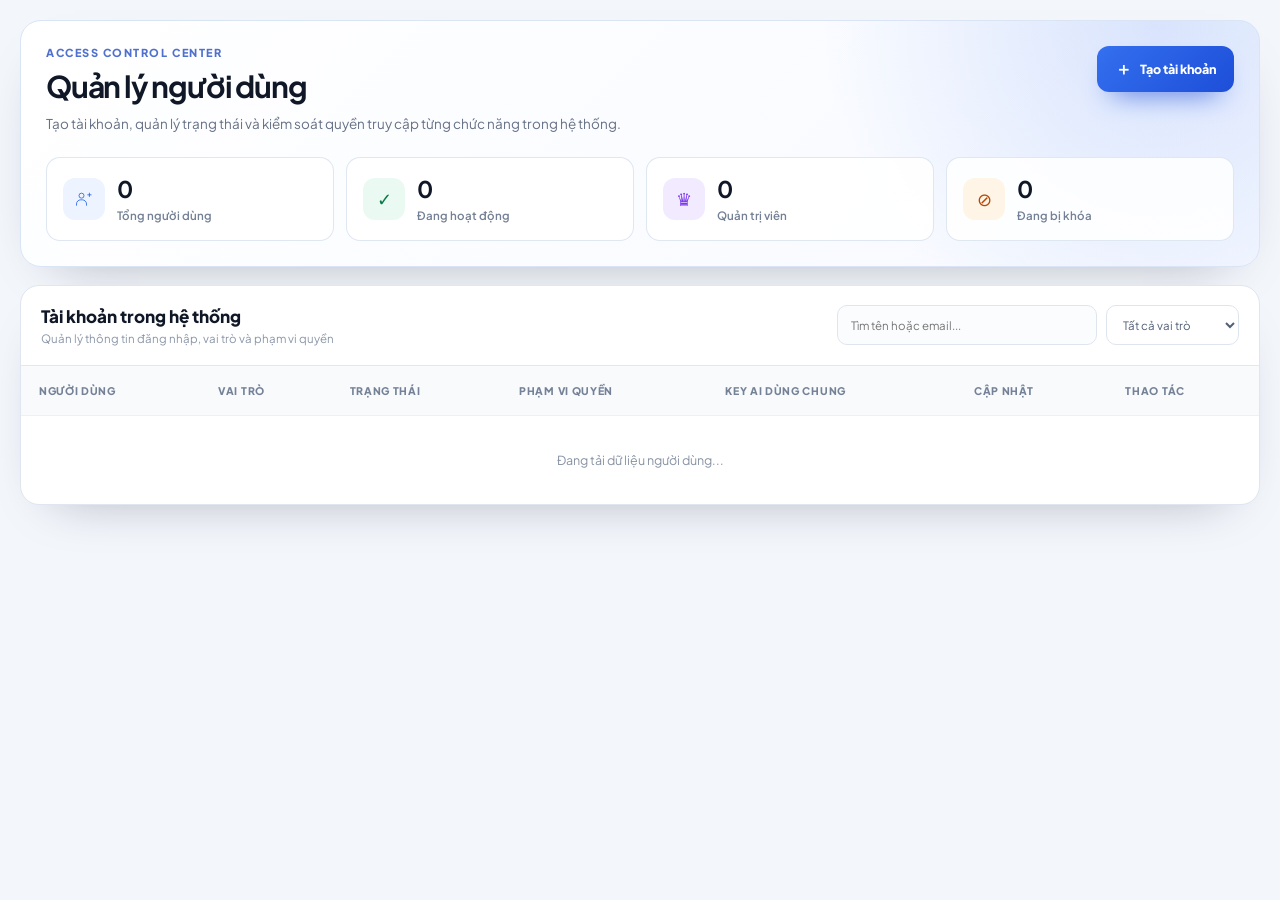
<file: assets/pages/users.html>
<!DOCTYPE html>
<html lang="vi">
<head>
<meta charset="UTF-8"><meta name="viewport" content="width=device-width,initial-scale=1">
<title>Kho Giá Phụ Tùng · Quản lý người dùng</title>
<link rel="preconnect" href="https://fonts.googleapis.com"><link rel="preconnect" href="https://fonts.gstatic.com" crossorigin><link href="https://fonts.googleapis.com/css2?family=Plus+Jakarta+Sans:wght@400;500;600;700;800&display=swap" rel="stylesheet">
<style>
:root{--blue:#2563eb;--blue2:#1d4ed8;--ink:#101828;--muted:#667085;--line:#e2e8f0;--canvas:#f3f6fb;--green:#12b76a;--red:#ef4444;--amber:#f79009;--purple:#7c3aed;--shadow:0 22px 55px -35px rgba(15,23,42,.4)}*{box-sizing:border-box}html,body{margin:0;min-height:100%;font-family:'Plus Jakarta Sans',sans-serif;color:var(--ink);background:var(--canvas)}button,input,select{font:inherit}.page{padding:20px;max-width:1650px;margin:auto}.hero{padding:25px;border:1px solid #d9e5f5;border-radius:21px;background:radial-gradient(circle at 92% 0,rgba(37,99,235,.15),transparent 29%),linear-gradient(135deg,#fff,#f6f9ff);box-shadow:var(--shadow)}.hero-row{display:flex;justify-content:space-between;align-items:flex-start;gap:18px}.eyebrow{font-size:11px;color:#4f70ce;font-weight:800;letter-spacing:.14em;text-transform:uppercase}.hero h1{font-size:30px;letter-spacing:-.04em;margin:8px 0 8px}.hero p{font-size:13.5px;line-height:1.7;color:var(--muted);margin:0}.primary{height:46px;padding:0 18px;border:0;border-radius:12px;background:linear-gradient(135deg,#3470ef,#1d4ed8);color:#fff;font-size:12.5px;font-weight:800;cursor:pointer;box-shadow:0 14px 28px -15px #1d4ed8;transition:.2s;display:inline-flex;align-items:center;justify-content:center;gap:8px}.primary:hover{transform:translateY(-1px)}.stats{display:grid;grid-template-columns:repeat(4,1fr);gap:12px;margin-top:21px}.stat{padding:16px;border:1px solid rgba(222,230,241,.95);border-radius:14px;background:rgba(255,255,255,.87);display:flex;align-items:center;gap:12px}.stat-icon{width:42px;height:42px;border-radius:12px;background:#edf4ff;color:var(--blue);display:grid;place-items:center;font-size:18px}.stat-icon svg{width:20px}.stat b{display:block;font-size:23px}.stat span{font-size:11.5px;color:#748095;font-weight:600}.panel{margin-top:18px;background:#fff;border:1px solid #dfe6f0;border-radius:19px;box-shadow:var(--shadow);overflow:hidden}.panel-head{padding:19px 20px;border-bottom:1px solid var(--line);display:flex;align-items:center;justify-content:space-between;gap:14px}.title{font-size:17px;font-weight:800}.sub{font-size:11.5px;color:#8b96a7;margin-top:4px}.tools{display:flex;gap:9px}.search{height:40px;width:260px;padding:0 13px;border:1px solid #dfe5ee;border-radius:10px;background:#fbfcfe;font-size:11.5px;outline:none}.search:focus{background:#fff;border-color:#8cafef;box-shadow:0 0 0 3px #edf4ff}.select{height:40px;padding:0 30px 0 12px;border:1px solid #dfe5ee;border-radius:10px;background:#fff;font-size:11.5px;color:#526076;outline:none}.select:focus{border-color:#8cafef;box-shadow:0 0 0 3px #edf4ff}.table-wrap{overflow:auto}.table{width:100%;border-collapse:collapse;min-width:1000px}.table th{height:50px;padding:0 18px;background:#f8fafc;color:#748197;text-align:left;font-size:10.5px;font-weight:800;letter-spacing:.065em;text-transform:uppercase}.table td{padding:15px 18px;border-top:1px solid #edf1f5;font-size:12.5px;vertical-align:middle}.user-cell{display:flex;align-items:center;gap:12px}.avatar{width:42px;height:42px;border-radius:12px;background:linear-gradient(145deg,#e6edff,#dce6ff);color:#315fd0;display:grid;place-items:center;font-size:13px;font-weight:800}.user-name{font-size:13px;font-weight:800}.email{font-size:10.5px;color:#8290a3;margin-top:4px}.badge{display:inline-flex;align-items:center;gap:5px;padding:7px 10px;border-radius:999px;font-size:10px;font-weight:800}.badge.admin{background:#f2ebff;color:#6d28d9}.badge.teacher{background:#edf4ff;color:#2457c5}.badge.user{background:#eefaf4;color:#087a46}.badge.active{background:#eafaf2;color:#087a46}.badge.lock{background:#fff1f1;color:#c43232}.perm-summary{display:flex;gap:6px;flex-wrap:wrap}.perm-chip{padding:6px 8px;border:1px solid #dbe6fa;border-radius:7px;background:#f3f7ff;color:#315dcc;font-size:9.5px;font-weight:800}.icon-btn{width:38px;height:38px;padding:0;border:1px solid #d9e2ef;border-radius:10px;background:#fff;color:#64748b;cursor:pointer;display:inline-grid;place-items:center;transition:.2s;vertical-align:middle}.icon-btn:hover{color:var(--blue);border-color:#93b4f5;background:#f2f6ff;transform:translateY(-1px);box-shadow:0 8px 18px -14px #2563eb}.icon-btn.danger{color:#94a3b8}.icon-btn.danger:hover{color:var(--red);border-color:#fecaca;background:#fff5f5}.icon-btn svg{width:18px;height:18px;display:block}.empty{display:none;padding:48px;text-align:center;color:#8792a4;font-size:12px}.modal-bg{position:fixed;inset:0;background:rgba(6,13,27,.57);display:none;align-items:center;justify-content:center;padding:20px;z-index:40;backdrop-filter:blur(5px);overflow:auto}.modal-bg.open{display:flex}.modal{width:min(820px,100%);max-height:100%;margin:auto;display:flex;flex-direction:column;overflow:hidden;background:#fff;border-radius:21px;box-shadow:0 35px 90px -25px rgba(0,0,0,.55)}.modal-head{flex:0 0 auto;padding:20px 23px;border-bottom:1px solid var(--line);display:flex;align-items:center;justify-content:space-between;background:#fff;z-index:2}.modal h2{font-size:20px;margin:4px 0 0}.close{width:37px;height:37px;border:1px solid var(--line);border-radius:10px;background:#fff;color:#667085;font-size:21px;cursor:pointer}.form{flex:1 1 auto;min-height:0;overflow-y:auto;overscroll-behavior:contain;padding:21px 23px}.grid2{display:grid;grid-template-columns:1fr 1fr;gap:14px}.field{margin-bottom:14px}.field label{display:block;margin-bottom:7px;color:#59667b;font-size:10px;font-weight:800;letter-spacing:.06em;text-transform:uppercase}.field input,.field select{width:100%;height:44px;padding:0 13px;border:1px solid #dfe5ee;border-radius:11px;background:#fbfcfe;font-size:12px;outline:none}.field input:focus,.field select:focus{background:#fff;border-color:#8cafef;box-shadow:0 0 0 3px #edf4ff}.perm-title{display:flex;align-items:flex-end;justify-content:space-between;margin:10px 0 11px}.perm-title h3{font-size:14px;margin:0}.perm-title span{font-size:10.5px;color:#8b96a7}.perm-table{border:1px solid #dfe6f0;border-radius:14px;overflow:hidden}.perm-row{display:grid;grid-template-columns:minmax(210px,1fr) repeat(3,90px);align-items:center;min-height:53px;padding:0 14px;border-top:1px solid #edf1f5}.perm-row:first-child{border:0}.perm-row.head{min-height:41px;background:#f8fafc;color:#8491a5;font-size:9.5px;font-weight:800;text-transform:uppercase;letter-spacing:.06em}.module{font-size:12px;font-weight:700}.module span{display:block;font-size:9.5px;color:#8d98a8;font-weight:500;margin-top:3px}.check{display:flex;justify-content:center}.check input{appearance:none;width:21px;height:21px;border:1px solid #cfd8e6;border-radius:6px;background:#fff;cursor:pointer;position:relative}.check input:checked{background:#2563eb;border-color:#2563eb}.check input:checked:after{content:'✓';position:absolute;inset:0;display:grid;place-items:center;color:#fff;font-size:12px;font-weight:800}.modal-foot{flex:0 0 auto;padding:16px 23px;border-top:1px solid var(--line);display:flex;justify-content:flex-end;gap:9px;background:#fff}.secondary{height:42px;padding:0 16px;border:1px solid var(--line);border-radius:11px;background:#fff;color:#475467;font-size:11.5px;font-weight:800;cursor:pointer}.toast{position:fixed;right:24px;bottom:24px;padding:14px 17px;border-radius:12px;background:#101828;color:#fff;font-size:11.5px;font-weight:700;box-shadow:0 18px 40px -18px #000;transform:translateY(90px);opacity:0;transition:.3s;z-index:60}.toast.show{transform:none;opacity:1}@media(max-width:900px){.stats{grid-template-columns:repeat(2,1fr)}.tools{display:none}}@media(max-width:620px){.page{padding:14px}.hero-row{flex-direction:column}.stats{grid-template-columns:1fr}.grid2{grid-template-columns:1fr}.perm-row{grid-template-columns:minmax(130px,1fr) repeat(3,55px)}.perm-row.head div:first-child{font-size:0}.perm-row.head div:first-child:after{content:'Trang';font-size:9px}}
.ai-body{padding:20px;display:grid;gap:15px}.ai-pill{padding:8px 12px;border-radius:999px;background:#edf4ff;color:#2457c5;font-size:11px;font-weight:800;white-space:nowrap}.ai-pill.on{background:#eafaf2;color:#087a46}.ai-field label{display:flex;align-items:center;gap:8px;flex-wrap:wrap;margin-bottom:7px;color:#59667b;font-size:10px;font-weight:800;letter-spacing:.06em;text-transform:uppercase}.ai-field input[type=password],.ai-field input[type=text]{width:100%;height:44px;padding:0 13px;border:1px solid #dfe5ee;border-radius:11px;background:#fbfcfe;font-size:12px;outline:none}.ai-field input[type=password]:focus,.ai-field input[type=text]:focus{background:#fff;border-color:#8cafef;box-shadow:0 0 0 3px #edf4ff}.ai-saved{padding:3px 8px;border-radius:999px;background:#f1f5f9;color:#64748b;font-size:10px;font-weight:700;letter-spacing:0;text-transform:none}.ai-saved[data-on="1"]{background:#eafaf2;color:#087a46}.ai-hint{display:flex;align-items:center;flex-wrap:wrap;gap:6px 14px;margin-top:7px;min-height:18px;font-size:11.5px;color:#2f5590;font-weight:700}.ai-hint:empty{display:none}.ai-field label.ai-append,.ai-append{display:inline-flex;align-items:center;gap:7px;margin:0;color:#5a6f93;font-size:12px;font-weight:600;letter-spacing:0;text-transform:none;cursor:pointer}.ai-append input{width:15px;height:15px;accent-color:#2563eb}.ai-link{padding:0;border:0;background:none;color:#64748b;font-size:11.5px;font-weight:700;cursor:pointer;text-decoration:underline}.ai-link.danger:hover{color:var(--red)}.ai-link[hidden],.ai-append[hidden],.ai-field label.ai-append[hidden]{display:none}.ai-more{border:1px solid #e3e9f2;border-radius:13px;background:#fafcff}.ai-more summary{padding:12px 15px;cursor:pointer;font-size:12px;font-weight:800;color:#3c4d68}.ai-more .ai-grid{padding:4px 15px 15px;display:grid;grid-template-columns:1fr 1fr;gap:14px}.ai-note{padding:11px 14px;border:1px solid #f3d9a4;border-radius:12px;background:#fff8e8;color:#8a5a06;font-size:11.5px;font-weight:600;line-height:1.6}.ai-actions{display:flex;flex-wrap:wrap;gap:9px;align-items:center}.ai-actions .primary{height:42px}.ai-actions .secondary{height:42px}.ai-actions button:disabled,.switch input:disabled+span{opacity:.55;cursor:not-allowed}.ai-state{margin-left:9px;font-size:10.5px;font-weight:800;color:#8b96a7;vertical-align:middle}.ai-state.on{color:#087a46}.switch{display:inline-block;position:relative;width:42px;height:24px;vertical-align:middle;cursor:pointer}.switch input{position:absolute;opacity:0;inset:0;width:100%;height:100%;margin:0;cursor:pointer;z-index:1}.switch span{position:absolute;inset:0;border-radius:999px;background:#cbd5e1;transition:.2s}.switch span:after{content:'';position:absolute;top:3px;left:3px;width:18px;height:18px;border-radius:50%;background:#fff;box-shadow:0 1px 3px rgba(0,0,0,.3);transition:.2s}.switch input:checked+span{background:#12b76a}.switch input:checked+span:after{transform:translateX(18px)}.switch input:focus-visible+span{box-shadow:0 0 0 3px #bfd4fb}@media(max-width:620px){.ai-more .ai-grid{grid-template-columns:1fr}.ai-body{padding:14px}}
.tabs{display:flex;gap:6px;margin-top:18px;padding:5px;width:max-content;max-width:100%;border:1px solid #dfe6f0;border-radius:14px;background:#fff;box-shadow:var(--shadow)}.tabs[hidden]{display:none}.tab{height:40px;padding:0 18px;border:0;border-radius:10px;background:transparent;color:#64748b;font-size:12.5px;font-weight:800;cursor:pointer;display:inline-flex;align-items:center;gap:8px;transition:.2s}.tab:hover{background:#f3f6fb;color:#1d4ed8}.tab.active{background:linear-gradient(135deg,#3470ef,#1d4ed8);color:#fff;box-shadow:0 10px 22px -14px #1d4ed8}.tab:focus-visible{outline:3px solid #bfd4fb;outline-offset:1px}.tab-dot{width:8px;height:8px;border-radius:50%;background:#cbd5e1}.tab-dot.on{background:#12b76a}.tab.active .tab-dot.on{box-shadow:0 0 0 2px rgba(255,255,255,.55)}.ai-input-wrap{position:relative}.ai-input-wrap input{padding-right:48px!important}.ai-eye{position:absolute;top:50%;right:6px;transform:translateY(-50%);width:34px;height:34px;padding:0;border:0;border-radius:9px;background:transparent;color:#64748b;cursor:pointer;display:grid;place-items:center}.ai-eye:hover{background:#eef3fb;color:#1d4ed8}.ai-eye:focus-visible{outline:3px solid #bfd4fb}.ai-eye svg{width:19px;height:19px}.ai-eye .off{display:none}.ai-eye[aria-pressed=true] .on{display:none}.ai-eye[aria-pressed=true] .off{display:block}.ai-eye-all{margin-left:auto}@media(max-width:620px){.tabs{width:100%}.tab{flex:1;justify-content:center;padding:0 10px}}
.ai-keys{border:1px solid #e3e9f2;border-radius:14px;background:#fff;overflow:hidden}.ai-keys-head{display:flex;align-items:center;justify-content:space-between;gap:10px 14px;flex-wrap:wrap;padding:14px 16px;border-bottom:1px solid #edf1f7;background:#fafcff}.ai-keys-title{font-size:13px;font-weight:800;color:#1f2d46}.ai-keys-sub{margin-top:3px;font-size:11.5px;color:#667085;font-weight:600}.ai-check-all{height:36px!important;padding:0 14px!important}.ai-key-list{list-style:none;margin:0;padding:0}.ai-key-list:empty:after{content:'Chưa có key. Bấm “Thêm key mới” để thêm.';display:block;padding:18px 16px;font-size:12px;color:#8b96a7;font-weight:600}.ai-key-row{display:grid;grid-template-columns:minmax(92px,.9fr) minmax(110px,1fr) minmax(150px,1.7fr) auto;align-items:center;gap:8px 14px;padding:11px 16px;border-top:1px solid #f0f3f8}.ai-key-row:first-child{border-top:0}.ai-key-prov{font-size:12.5px;font-weight:800;color:#26364f}.ai-key-prov small{margin-left:5px;font-size:10.5px;font-weight:700;color:#8b96a7}.ai-key-mask{font:600 12px/1 ui-monospace,SFMono-Regular,Menlo,Consolas,monospace;color:#5b6a82;letter-spacing:.04em}.ai-key-actions{display:flex;gap:14px;justify-content:flex-end}.ai-chip{display:inline-flex;align-items:center;gap:6px;padding:4px 10px;border-radius:999px;font-size:11px;font-weight:800;line-height:1.35;background:#f1f5f9;color:#64748b;width:max-content;max-width:100%}.ai-chip:before{content:'';flex:none;width:7px;height:7px;border-radius:50%;background:currentColor}.ai-chip.s-ok{background:#eafaf2;color:#087a46}.ai-chip.s-bad{background:#fff1f1;color:#c43232}.ai-chip.s-warn{background:#fff6e5;color:#a15c07}.ai-chip.s-busy:before{animation:aiPulse 1s infinite}@keyframes aiPulse{50%{opacity:.25}}.ai-key-hint{grid-column:1/-1;margin-top:-4px;font-size:11px;color:#8b96a7;font-weight:600}@media(max-width:620px){.ai-key-row{grid-template-columns:1fr auto}.ai-key-mask{grid-column:1}.ai-key-row .ai-chip{grid-column:1/-1}.ai-key-actions{grid-column:2;grid-row:1}}@media(prefers-reduced-motion:reduce){.ai-chip.s-busy:before{animation:none}}
.ai-providers{display:grid;gap:16px}.ai-reader-opts{display:grid;gap:8px;padding:12px 16px}.ai-reader-opt{display:flex;gap:10px;align-items:flex-start;padding:10px 12px;border:1px solid #e3e9f2;border-radius:10px;cursor:pointer;font-size:12.5px;line-height:1.55;color:#344054}.ai-reader-opt:has(input:checked){border-color:#3b82f6;background:#eff6ff}.ai-reader-opt input{margin-top:3px;flex:0 0 auto}.ai-reader .ai-add-hint{padding:0 16px 12px}.ai-reader{margin-bottom:16px}.ai-keys-info{min-width:0}.ai-keys-desc{padding:11px 16px;border-bottom:1px solid #edf1f7;font-size:11.5px;line-height:1.6;color:#667085;font-weight:600}.ai-keys-btns{display:flex;gap:9px;flex-wrap:wrap;align-items:center}.ai-add-btn{height:36px!important;padding:0 15px!important;font-size:12px!important;display:inline-flex;align-items:center;gap:6px}.ai-add-btn span{font-size:17px;line-height:1;font-weight:700}.ai-add{padding:16px;border-bottom:1px solid #edf1f7;background:#f7faff;display:grid;gap:12px}.ai-add[hidden]{display:none}.ai-add-title{font-size:12.5px;font-weight:800;color:#26364f}.ai-add .ai-field{max-width:760px}.ai-add select{width:100%;height:44px;padding:0 12px;border:1px solid #dfe5ee;border-radius:11px;background:#fff;font-size:12px;font-weight:700;color:#26364f;outline:none}.ai-add select:focus{border-color:#8cafef;box-shadow:0 0 0 3px #edf4ff}.ai-add-hint{font-size:11.5px;color:#5a6f93;font-weight:600;line-height:1.55}.ai-add-hint.warn{color:#a15c07}.ai-add-actions{display:flex;gap:9px;flex-wrap:wrap}.ai-add-actions .primary,.ai-add-actions .secondary{height:40px}
.ai-error{display:flex;align-items:center;flex-wrap:wrap;gap:6px 14px;padding:12px 14px;border:1px solid #f2c1c1;border-radius:12px;background:#fff4f4;color:#a12b2b;font-size:12px;font-weight:600;line-height:1.55}.ai-error[hidden]{display:none}.ai-error .ai-link{color:#a12b2b}.ai-pill.err{background:#fff1f1;color:#c43232}
/* Compact actions for each shared key. */
.ai-key-actions{gap:7px;align-items:center}
.ai-key-actions .ai-link{display:inline-flex;align-items:center;justify-content:center;gap:6px;min-height:32px;padding:0 10px;border:1px solid #dbe6f5;border-radius:9px;background:#f8fbff;color:#315d9c;font-size:11px;font-weight:800;line-height:1;text-decoration:none;white-space:nowrap;transition:background .18s ease,border-color .18s ease,color .18s ease,box-shadow .18s ease}
.ai-key-actions .ai-link:before{content:'';width:14px;height:14px;flex:none;background:currentColor;mask:url("data:image/svg+xml,%3Csvg xmlns='http://www.w3.org/2000/svg' viewBox='0 0 24 24' fill='none' stroke='black' stroke-width='1.8' stroke-linecap='round' stroke-linejoin='round'%3E%3Ccircle cx='12' cy='12' r='8.5'/%3E%3Cpath d='m8.5 12 2.4 2.4 4.8-4.8'/%3E%3C/svg%3E") center/contain no-repeat}
.ai-key-actions .ai-link:hover:not(:disabled){border-color:#a8c5f2;background:#edf5ff;color:#1d4ed8;box-shadow:0 5px 14px -11px rgba(37,99,235,.65)}
.ai-key-actions .ai-link.danger{border-color:#e5eaf1;background:#fff;color:#74839a}
.ai-key-actions .ai-link.danger:before{mask-image:url("data:image/svg+xml,%3Csvg xmlns='http://www.w3.org/2000/svg' viewBox='0 0 24 24' fill='none' stroke='black' stroke-width='1.8' stroke-linecap='round' stroke-linejoin='round'%3E%3Cpath d='M4 7h16M9 7V4h6v3m3 0-.7 12H6.7L6 7m4 4v5m4-5v5'/%3E%3C/svg%3E")}
.ai-key-actions .ai-link.danger:hover:not(:disabled){border-color:#f2bcbc;background:#fff5f5;color:#c43232}
.ai-key-actions .ai-link:focus-visible{outline:3px solid #bfd4fb;outline-offset:2px}
.ai-key-actions .ai-link:disabled{opacity:.5;cursor:not-allowed}
@media(prefers-reduced-motion:reduce){.ai-key-actions .ai-link{transition:none}}
/* Section switcher */
#mainTabs.tabs{gap:3px;padding:4px;border-color:#dce5f2;border-radius:14px;background:linear-gradient(180deg,#eef3fa,#e8eff8);box-shadow:inset 0 1px 2px rgba(39,61,95,.05),0 8px 20px -18px rgba(30,64,120,.35)}
#mainTabs .tab{position:relative;height:40px;padding:0 15px;gap:8px;border:1px solid transparent;border-radius:10px;color:#62738d;font-size:11.5px;font-weight:800;white-space:nowrap;transition:background .18s ease,border-color .18s ease,color .18s ease,box-shadow .18s ease}
#mainTabs .tab svg{width:16px;height:16px;flex:none;color:#8396b1}
#mainTabs .tab:hover:not(.active){background:rgba(255,255,255,.55);color:#315d9c}
#mainTabs .tab.active{border-color:#d5e2f5;background:#fff;color:#204f9e;box-shadow:0 2px 6px rgba(35,65,110,.08),0 7px 14px -12px rgba(37,99,235,.45)}
#mainTabs .tab.active svg{color:#3b78df}

#mainTabs .tab-dot{width:7px;height:7px;margin-left:1px;background:#b7c4d4;box-shadow:0 0 0 3px rgba(148,163,184,.12)}
#mainTabs .tab-dot.on,#mainTabs .tab.active .tab-dot.on{background:#10b981;box-shadow:0 0 0 3px rgba(16,185,129,.13)}
@media(max-width:620px){#mainTabs.tabs{width:100%}#mainTabs .tab{flex:1;justify-content:center;padding:0 8px;font-size:11px;gap:6px}}
@media(prefers-reduced-motion:reduce){#mainTabs .tab{transition:none}}
</style>
</head>
<body>
<script>document.body.classList.add('embedded')</script>
<main class="page"><section class="hero"><div class="hero-row"><div><div class="eyebrow">Access Control Center</div><h1>Quản lý người dùng</h1><p>Tạo tài khoản, quản lý trạng thái và kiểm soát quyền truy cập từng chức năng trong hệ thống.</p></div><button class="primary" onclick="openUserModal()"><span style="font-size:17px">＋</span>Tạo tài khoản</button></div><div class="stats"><div class="stat"><div class="stat-icon"><svg fill="none" stroke="currentColor" viewBox="0 0 24 24"><circle cx="9" cy="8" r="3"/><path d="M3 20v-2a5 5 0 0 1 5-5h2a5 5 0 0 1 5 5v2M16 7h5M18.5 4.5v5"/></svg></div><div><b id="totalUsers">0</b><span>Tổng người dùng</span></div></div><div class="stat"><div class="stat-icon" style="background:#eafaf2;color:#087a46">✓</div><div><b id="activeUsers">0</b><span>Đang hoạt động</span></div></div><div class="stat"><div class="stat-icon" style="background:#f2ebff;color:#7c3aed">♛</div><div><b id="adminUsers">0</b><span>Quản trị viên</span></div></div><div class="stat"><div class="stat-icon" style="background:#fff5e6;color:#b54708">⊘</div><div><b id="lockedUsers">0</b><span>Đang bị khóa</span></div></div></div></section>
<nav class="tabs" id="mainTabs" role="tablist" aria-label="Quản lý người dùng" hidden><button class="tab active" id="tabUsers" type="button" role="tab" aria-selected="true" aria-controls="usersPanel" onclick="showTab('users')"><svg aria-hidden="true" fill="none" stroke="currentColor" viewBox="0 0 24 24"><circle cx="9" cy="8" r="3" stroke-width="1.7"/><path d="M3.5 19v-1a5 5 0 0 1 5-5h1a5 5 0 0 1 5 5v1M16 5.5a3 3 0 0 1 0 5.8M17 13.3a4.5 4.5 0 0 1 3.5 4.4V19" stroke-linecap="round" stroke-width="1.7"/></svg><span>Tài khoản</span></button><button class="tab" id="tabKeys" type="button" role="tab" aria-selected="false" aria-controls="aiKeyPanel" onclick="showTab('keys')"><svg aria-hidden="true" fill="none" stroke="currentColor" viewBox="0 0 24 24"><circle cx="8.5" cy="14.5" r="4.5" stroke-width="1.7"/><path d="m11.7 11.3 7-7 2 2-2 2 1.2 1.2-2 2-1.2-1.2-2 2M7.5 14.5h.01" stroke-linecap="round" stroke-linejoin="round" stroke-width="1.7"/></svg><span>Key AI dùng chung</span><span class="tab-dot" id="tabKeysDot" aria-hidden="true"></span></button></nav>
<section class="panel" id="usersPanel" role="tabpanel" aria-labelledby="tabUsers"><div class="panel-head"><div><div class="title">Tài khoản trong hệ thống</div><div class="sub">Quản lý thông tin đăng nhập, vai trò và phạm vi quyền</div></div><div class="tools"><input class="search" id="search" placeholder="Tìm tên hoặc email..." oninput="filterUsers()"><select class="select" id="roleFilter" onchange="filterUsers()"><option value="">Tất cả vai trò</option><option value="Quản trị viên">Quản trị viên</option><option value="Giảng viên">Giảng viên</option><option value="Người dùng">Người dùng</option></select></div></div><div class="table-wrap"><table class="table"><thead><tr><th>Người dùng</th><th>Vai trò</th><th>Trạng thái</th><th>Phạm vi quyền</th><th>Key AI dùng chung</th><th>Cập nhật</th><th>Thao tác</th></tr></thead><tbody id="userRows">
<tr><td colspan="7" style="text-align:center; padding:36px 16px; color:#8792a3;">Đang tải dữ liệu người dùng...</td></tr>
</tbody></table><div class="empty" id="empty" style="display:none;">Không tìm thấy người dùng phù hợp.</div></div></section>
<section class="panel" id="aiKeyPanel" role="tabpanel" aria-labelledby="tabKeys" hidden><div class="panel-head"><div><div class="title">Key AI dùng chung</div><div class="sub">Lưu một bộ key cho cả hệ thống. Chỉ tài khoản được bật ở cột “Key AI dùng chung” mới dùng được; quản trị viên luôn dùng được. Key được mã hóa trên máy chủ và không hiển thị lại. Bấm “Thêm key mới” để thêm Gemini, Groq hoặc OCR.Space.</div></div><span class="ai-pill" id="aiSummary">Đang tải…</span></div><div class="ai-body"><div class="ai-error" id="aiError" role="alert" hidden><span id="aiErrorText"></span><button type="button" class="ai-link" onclick="retryShared()">Thử lại</button></div><section class="ai-keys ai-reader" id="aiReader" aria-label="Cách đọc giấy đăng kiểm"><div class="ai-keys-head"><div class="ai-keys-info"><div class="ai-keys-title">Cách đọc giấy đăng kiểm</div><div class="ai-keys-sub" id="aiReaderSub" aria-live="polite">Đang tải…</div></div></div><div class="ai-keys-desc">Áp dụng cho mọi tài khoản khi bấm “Quét giấy đăng kiểm”. Người dùng áp dụng lựa chọn mới sau khi tải lại trang.</div><div class="ai-reader-opts" role="radiogroup" aria-label="Cách đọc giấy đăng kiểm"><label class="ai-reader-opt"><input type="radio" name="regReader" value="gemini" onchange="setRegReader(this.value)"><span><b>Gemini</b> — đọc trực tiếp ảnh/PDF, chính xác nhất nhưng chậm hơn.</span></label><label class="ai-reader-opt"><input type="radio" name="regReader" value="fast" onchange="setRegReader(this.value)"><span><b>Nhanh: OCR.Space + Groq</b> — nhanh hơn nhiều. Thiếu biển số/số khung, file lớn hơn 1MB hoặc lỗi thì tự chuyển sang Gemini. Cần key OCR.Space và Groq.</span></label></div><div class="ai-add-hint" id="aiReaderHint" aria-live="polite"></div></section><div class="ai-providers" id="aiProviders"></div><div class="ai-note">Hạn mức Gemini miễn phí tính theo <b>dự án Google Cloud</b>, không theo từng key: nhiều key chỉ tăng hạn mức khi mỗi key tạo ở một dự án khác nhau. Hệ thống tự xoay vòng key và tạm nghỉ key đang hết lượt. Với tài khoản miễn phí, Google có thể dùng nội dung gửi lên để cải thiện sản phẩm — cân nhắc trước khi gửi giấy tờ khách hàng.</div><div class="ai-actions"><button class="secondary" type="button" onclick="grantAll(true)">Bật cho tất cả tài khoản đang hoạt động</button><button class="secondary" type="button" onclick="grantAll(false)">Tắt cho tất cả</button></div></div></section></main>
<div class="modal-bg" id="userModal" onclick="if(event.target===this)closeUserModal()"><div class="modal"><div class="modal-head"><div><div class="eyebrow">User & permission</div><h2 id="modalTitle">Tạo tài khoản người dùng</h2></div><button class="close" onclick="closeUserModal()">×</button></div><form class="form" id="userForm" onsubmit="saveUser(event)"><input type="hidden" id="editingRow"><div class="grid2"><div class="field"><label>Họ và tên</label><input id="fullName" required placeholder="Nhập họ và tên"></div><div class="field"><label>Email đăng nhập</label><input id="email" required type="email" placeholder="name@company.vn"></div><div class="field"><label>Mật khẩu tạm thời</label><input id="password" type="password" placeholder="Tối thiểu 8 ký tự"></div><div class="field"><label>Vai trò</label><select id="role"><option>Người dùng</option><option>Giảng viên</option><option>Quản trị viên</option></select></div><div class="field"><label>Trạng thái</label><select id="status"><option value="active">Đang hoạt động</option><option value="locked">Khóa tài khoản</option></select></div></div><div class="perm-title"><h3>Phân quyền theo trang</h3><span>Chọn quyền Xem, Sửa hoặc Xóa cho từng module</span></div><div class="perm-table"><div class="perm-row head"><div>Trang / Module</div><div style="text-align:center">Xem</div><div style="text-align:center">Sửa</div><div style="text-align:center">Xóa</div></div>
<div class="perm-row" data-permission="parts"><div class="module">Tra cứu theo dòng xe<span>Kho giá và dữ liệu phụ tùng</span></div><label class="check"><input type="checkbox" checked></label><label class="check"><input type="checkbox"></label><label class="check"><input type="checkbox"></label></div>
<div class="perm-row" data-permission="quote"><div class="module">Tra cứu theo báo giá<span>Đối chiếu báo giá gara</span></div><label class="check"><input type="checkbox" checked></label><label class="check"><input type="checkbox"></label><label class="check"><input type="checkbox"></label></div>
<div class="perm-row" data-permission="paint"><div class="module">Giá sơn sửa gara ngoài<span>Chỉ được xem khi admin cấp quyền</span></div><label class="check"><input type="checkbox" aria-label="Xem Giá sơn sửa gara ngoài"></label><label class="check" title="Trang tra cứu chỉ hỗ trợ quyền Xem"><input type="checkbox" disabled aria-label="Sửa Giá sơn sửa gara ngoài (không áp dụng)"></label><label class="check" title="Trang tra cứu chỉ hỗ trợ quyền Xem"><input type="checkbox" disabled aria-label="Xóa Giá sơn sửa gara ngoài (không áp dụng)"></label></div>
<div class="perm-row" data-permission="stats"><div class="module">Thống kê phụ tùng<span>Tổng hợp dữ liệu và xuất báo cáo</span></div><label class="check"><input type="checkbox" aria-label="Xem Thống kê phụ tùng"></label><label class="check" title="Thống kê chỉ hỗ trợ quyền Xem"><input type="checkbox" disabled aria-label="Sửa Thống kê phụ tùng (không áp dụng)"></label><label class="check" title="Thống kê chỉ hỗ trợ quyền Xem"><input type="checkbox" disabled aria-label="Xóa Thống kê phụ tùng (không áp dụng)"></label></div>
<div class="perm-row" data-permission="teacher"><div class="module">Quản lý bài tập<span>Tạo bài và quản lý kết quả</span></div><label class="check"><input type="checkbox"></label><label class="check"><input type="checkbox"></label><label class="check"><input type="checkbox"></label></div>
<div class="perm-row" data-permission="student"><div class="module">Bài tập của tôi<span>Làm bài và xem kết quả</span></div><label class="check"><input type="checkbox" checked></label><label class="check"><input type="checkbox"></label><label class="check"><input type="checkbox"></label></div>
<div class="perm-row" data-permission="users"><div class="module">Quản lý người dùng<span>Tài khoản và phân quyền</span></div><label class="check"><input type="checkbox"></label><label class="check"><input type="checkbox"></label><label class="check"><input type="checkbox"></label></div></div></form><div class="modal-foot"><button class="secondary" onclick="closeUserModal()">Hủy</button><button class="primary" onclick="document.getElementById('userForm').requestSubmit()">Lưu tài khoản</button></div></div></div><div class="toast" id="toast"></div>
<script>
const modal=document.getElementById('userModal'),form=document.getElementById('userForm'),rows=document.getElementById('userRows'),embedded=window.parent!==window;let editing=null,serverUsers=[];
const permissionIcon='<svg fill="none" stroke="currentColor" viewBox="0 0 24 24" aria-hidden="true"><path d="M15 7a4 4 0 1 1-7.7 1.55A4 4 0 0 1 15 7Z" stroke-width="1.8"/><path d="m13.8 10.2 7.2 7.2-1.8 1.8-1.5-1.5-1.7 1.7-1.6-1.6-1.5 1.5-3.1-3.1" stroke-linecap="round" stroke-linejoin="round" stroke-width="1.8"/></svg>';
const deleteIcon='<svg fill="none" stroke="currentColor" viewBox="0 0 24 24" aria-hidden="true"><path d="M4 7h16M9 7V4h6v3m-9 0 1 13h10l1-13M10 11v5m4-5v5" stroke-linecap="round" stroke-linejoin="round" stroke-width="1.8"/></svg>';
function syncSelectLabels(){['role','status'].forEach(function(id){var el=document.getElementById(id);if(el)el.dispatchEvent(new Event('change',{bubbles:true}))})}
function openUserModal(){editing=null;form.reset();syncSelectLabels();document.getElementById('email').readOnly=false;document.getElementById('modalTitle').textContent='Tạo tài khoản người dùng';document.getElementById('password').required=true;modal.classList.add('open');document.body.style.overflow='hidden'}
function closeUserModal(){modal.classList.remove('open');document.body.style.overflow=''}
function initials(name){return name.trim().split(/\s+/).slice(-1)[0]?.charAt(0).toUpperCase()||'U'}
function roleClass(role){return role==='Quản trị viên'?'admin':role==='Giảng viên'?'teacher':'user'}
function collectPermissions(){const result={};[...form.querySelectorAll('.perm-row[data-permission]')].forEach(r=>{const c=r.querySelectorAll('input');result[r.dataset.permission]={view:!c[0].disabled&&c[0].checked,edit:!c[1].disabled&&c[1].checked,delete:!c[2].disabled&&c[2].checked}});return result}
function applyPermissions(value={}){[...form.querySelectorAll('.perm-row[data-permission]')].forEach(r=>{const c=r.querySelectorAll('input'),p=value[r.dataset.permission]||{};c[0].checked=!c[0].disabled&&p.view===true;c[1].checked=!c[1].disabled&&p.edit===true;c[2].checked=!c[2].disabled&&p.delete===true})}
function permissionSummary(value=collectPermissions()){const list=Object.values(value),pages=list.filter(p=>p.view).length,edit=list.some(p=>p.edit),del=list.some(p=>p.delete);return `<span class="perm-chip">${pages} trang</span><span class="perm-chip">${del?'Xem · Sửa · Xóa':edit?'Xem · Sửa':'Chỉ xem'}</span>`}
function saveUser(e){e.preventDefault();const name=document.getElementById('fullName').value.trim(),mail=document.getElementById('email').value.trim(),role=document.getElementById('role').value,status=document.getElementById('status').value,permissions=collectPermissions(),password=document.getElementById('password').value;if(embedded){window.parent.postMessage({type:editing?'kgpt:update-user':'kgpt:create-user',payload:{uid:editing?.dataset.uid||'',fullName:name,email:mail,password,role,status,permissions}},'*');showToast(editing?'Đang lưu thay đổi...':'Đang tạo tài khoản...');return}const html=`<td><div class="user-cell"><div class="avatar">${initials(name)}</div><div><div class="user-name">${name.replace(/[<>]/g,'')}</div><div class="email">${mail.replace(/[<>]/g,'')}</div></div></div></td><td><span class="badge ${roleClass(role)}">${role}</span></td><td><span class="badge ${status}">${status==='active'?'● Hoạt động':'● Đã khóa'}</span></td><td><div class="perm-summary">${permissionSummary(permissions)}</div></td><td>${new Date().toLocaleDateString('vi-VN')}</td><td><button class="icon-btn" onclick="editPermissions(this)">⚿</button> <button class="icon-btn danger" onclick="removeUser(this)">⌫</button></td>`;if(editing){editing.dataset.role=role;editing.innerHTML=html;showToast('Đã cập nhật tài khoản và phân quyền')}else{const tr=document.createElement('tr');tr.dataset.role=role;tr.innerHTML=html;rows.prepend(tr);showToast('Đã tạo tài khoản người dùng');updateStats()}closeUserModal()}
function editPermissions(btn){editing=btn.closest('tr');const uid=editing.dataset.uid,user=serverUsers.find(u=>u.uid===uid),name=editing.querySelector('.user-name').textContent,mail=editing.querySelector('.email').textContent,role=editing.dataset.role,locked=editing.querySelector('.badge.lock');document.getElementById('fullName').value=name;document.getElementById('email').value=mail;document.getElementById('email').readOnly=embedded;document.getElementById('role').value=role;document.getElementById('status').value=locked?'locked':'active';syncSelectLabels();document.getElementById('password').required=false;document.getElementById('password').value='';applyPermissions(user?.permissions||{});document.getElementById('modalTitle').textContent='Chỉnh sửa tài khoản & phân quyền';modal.classList.add('open');document.body.style.overflow='hidden'}
function removeUser(btn){const tr=btn.closest('tr'),name=tr.querySelector('.user-name').textContent;if(confirm(`Xóa hồ sơ tài khoản “${name}”?`)){if(embedded){window.parent.postMessage({type:'kgpt:delete-user',payload:{uid:tr.dataset.uid,email:tr.querySelector('.email').textContent}},'*');showToast('Đang xóa hồ sơ...')}else{tr.remove();updateStats();filterUsers();showToast('Đã xóa tài khoản')}}}
function filterUsers(){const q=document.getElementById('search').value.toLowerCase(),role=document.getElementById('roleFilter').value;let visible=0;[...rows.rows].forEach(r=>{const show=r.innerText.toLowerCase().includes(q)&&(!role||r.dataset.role===role);r.style.display=show?'':'none';if(show)visible++});document.getElementById('empty').style.display=visible?'none':'block'}
function updateStats(){const all=[...rows.rows];document.getElementById('totalUsers').textContent=all.length;document.getElementById('activeUsers').textContent=all.filter(r=>r.querySelector('.badge.active')).length;document.getElementById('adminUsers').textContent=all.filter(r=>r.dataset.role==='Quản trị viên').length;document.getElementById('lockedUsers').textContent=all.filter(r=>r.querySelector('.badge.lock')).length}
function displayRole(role){return role==='admin'?'Quản trị viên':role==='teacher'?'Giảng viên':'Người dùng'}
function normalizeActionIcons(){document.querySelectorAll('.icon-btn').forEach(btn=>{const text=btn.textContent.trim();if(text==='⚿'){btn.innerHTML=permissionIcon;btn.title='Chỉnh sửa và phân quyền';btn.setAttribute('aria-label',btn.title)}else if(text==='⌫'){btn.innerHTML=deleteIcon;btn.title='Xóa người dùng';btn.setAttribute('aria-label',btn.title)}})}
function renderServerUsers(users=[]){serverUsers=users;rows.innerHTML=users.map(u=>{const role=displayRole(u.role),status=u.status==='locked'?'lock':'active',updated=u.updatedAt?new Date(u.updatedAt).toLocaleDateString('vi-VN'):'—';return `<tr data-uid="${u.uid}" data-role="${role}"><td><div class="user-cell"><div class="avatar">${initials(u.fullName||u.email)}</div><div><div class="user-name">${String(u.fullName||'Chưa có tên').replace(/[<>]/g,'')}</div><div class="email">${String(u.email||'').replace(/[<>]/g,'')}</div></div></div></td><td><span class="badge ${roleClass(role)}">${role}</span></td><td><span class="badge ${status}">${status==='active'?'● Hoạt động':'● Đã khóa'}</span></td><td><div class="perm-summary">${permissionSummary(u.permissions||{})}</div></td><td>${aiCell(u)}</td><td>${updated}</td><td><div style="display:flex;gap:7px"><button class="icon-btn" onclick="editPermissions(this)" title="Chỉnh sửa và phân quyền" aria-label="Chỉnh sửa và phân quyền">${permissionIcon}</button><button class="icon-btn danger" onclick="removeUser(this)" title="Xóa người dùng" aria-label="Xóa người dùng">${deleteIcon}</button></div></td></tr>`}).join('');document.getElementById('empty').textContent=users.length?'Không tìm thấy người dùng phù hợp.':'Chưa có dữ liệu người dùng.';document.getElementById('empty').style.display=users.length?'none':'block';updateStats()}
function showToast(text){const t=document.getElementById('toast');t.textContent=text;t.classList.add('show');clearTimeout(window._toast);window._toast=setTimeout(()=>t.classList.remove('show'),2600)}document.addEventListener('keydown',e=>{if(e.key==='Escape')closeUserModal()});
window.addEventListener('message',event=>{const data=event.data||{};if(event.source===window.parent&&String(data.type||'').startsWith('kgpt:ai-'))return onSharedMessage(data);if(data.type==='kgpt:user-list')renderServerUsers(data.users||[]);if(data.type==='kgpt:operation-result'){showToast(data.message||'Đã cập nhật');if(data.ok)closeUserModal()}});
normalizeActionIcons();
// ===== Key AI dùng chung (chỉ admin; máy chủ kiểm tra lại quyền). Key chỉ đi một chiều lên máy chủ, không được trả về. =====
let aiBusy=false,addPending='',sharedState=null,checking=false,keyStatus={};
const postParent=m=>window.parent.postMessage(m,window.origin&&window.origin!=='null'?window.origin:'*');
function aiCell(u){if(u.role==='admin')return '<span class="badge admin" title="Quản trị viên luôn dùng được key dùng chung">Luôn bật</span>';const on=u.aiShared===true;return `<label class="switch" title="${on?'Đang được dùng key AI dùng chung — bấm để thu hồi':'Bấm để cho phép dùng key AI dùng chung'}"><input type="checkbox" ${on?'checked':''} onchange="toggleGrant(this)" aria-label="Cho phép dùng key AI dùng chung"><span></span></label><span class="ai-state ${on?'on':''}">${on?'Được dùng':'Chưa cấp'}</span>`}
function showTab(name){const keys=name==='keys';document.getElementById('aiKeyPanel').hidden=!keys;document.getElementById('usersPanel').hidden=keys;[['tabUsers',!keys],['tabKeys',keys]].forEach(([id,on])=>{const t=document.getElementById(id);t.classList.toggle('active',on);t.setAttribute('aria-selected',on)});if(!keys)document.querySelectorAll('#aiKeyPanel .ai-eye[aria-pressed=true]').forEach(toggleEye)}
function toggleEye(btn){const input=btn.parentElement.querySelector('input'),show=input.type==='password';input.type=show?'text':'password';btn.setAttribute('aria-pressed',show);btn.setAttribute('aria-label',show?'Ẩn key đang nhập':'Hiện key đang nhập')}
function hideAllKeys(){document.querySelectorAll('#aiKeyPanel .ai-eye[aria-pressed=true]').forEach(toggleEye)}
function setAiBusy(busy){aiBusy=busy;document.querySelectorAll('#aiKeyPanel .ai-actions .secondary,#aiKeyPanel .ai-link').forEach(b=>b.disabled=busy);document.querySelectorAll('.ai-add-save').forEach(b=>{b.textContent=busy?'Đang lưu…':'Lưu key'});if(typeof syncKeyButtons==='function')syncKeyButtons()}
function pasteKeys(e){const text=(e.clipboardData||window.clipboardData)?.getData('text')||'';if(!/[\r\n\s;]/.test(text.trim()))return;e.preventDefault();const joined=[...new Set(text.split(/[\s,;]+/).filter(Boolean))].join(','),el=e.target,before=el.value.slice(0,el.selectionStart),after=el.value.slice(el.selectionEnd);el.value=(before&&!before.endsWith(',')?before+',':before)+joined+(after&&!after.startsWith(',')?','+after:after);el.dispatchEvent(new Event('input',{bubbles:true}))}
const wait=s=>s>=3600?Math.ceil(s/3600)+' giờ':s>=90?Math.ceil(s/60)+' phút':s+' giây';
function chipInfo(r){if(!r)return['','Chưa kiểm tra',''];switch(r.status){case'checking':return['s-busy','Đang kiểm tra…',''];case'ok':return['s-ok','Hoạt động',r.message];case'invalid':return['s-bad','Không hợp lệ',r.message];case'limited':{const w=Object.values(r.cooldowns||{});const m=w.length?Math.min(...w):0;return['s-warn',m?'Hết lượt · còn '+wait(m):'Đang giới hạn lượt',r.message]}case'unsupported':return['','Không kiểm tra tự động',r.message];default:return['s-warn','Chưa kiểm tra được',r.message]}}
function keyId(it){return it.name+':'+it.fp}
function mk(tag,cls,text){const e=document.createElement(tag);if(cls)e.className=cls;if(text!==undefined)e.textContent=text;return e}
function grantAll(allow){if(aiBusy)return;const uids=serverUsers.filter(u=>u.role!=='admin'&&u.status==='active').map(u=>u.uid);if(!uids.length)return showToast('Chưa có tài khoản đang hoạt động.');if(!confirm((allow?'Bật':'Tắt')+' quyền dùng key AI dùng chung cho '+uids.length+' tài khoản đang hoạt động?'))return;setAiBusy(true);postParent({type:'kgpt:ai-grant',payload:{uids,allow}})}
function toggleGrant(input){const tr=input.closest('tr');input.disabled=true;postParent({type:'kgpt:ai-grant',payload:{uids:[tr.dataset.uid],allow:input.checked}})}
function retryShared(){document.getElementById('aiError').hidden=true;const pill=document.getElementById('aiSummary');pill.textContent='Đang tải…';pill.classList.remove('err');postParent({type:'kgpt:ai-shared-load'})}
function showLoadError(message){const pill=document.getElementById('aiSummary');pill.textContent='Chưa kết nối';pill.classList.remove('on');pill.classList.add('err');document.getElementById('aiErrorText').textContent=(message||'Không tải được trạng thái key.')+' Nếu vừa cập nhật mã, hãy chạy migration và deploy lại Edge Function kgpt-ai (xem supabase/README.md).';document.getElementById('aiError').hidden=false}
const PROV={gemini:'Gemini',groq1:'Groq 1',groq2:'Groq 2',groq3:'Groq 3',ocrspace:'OCR.Space'};
const PROVIDERS=[
 {id:'gemini',title:'Gemini',slots:['gemini'],max:10,label:'Gemini API key',ph:'Dán một hoặc nhiều key — mỗi dòng một key hoặc cách nhau dấu phẩy',desc:'Dùng để đọc giấy tờ, báo giá và tìm phụ tùng bằng AI. Hạn mức miễn phí tính theo dự án Google Cloud, nên nhiều key chỉ có ích khi mỗi key tạo ở một dự án khác nhau.'},
 {id:'groq',title:'Groq',slots:['groq1','groq2','groq3'],max:3,label:'Groq API key',ph:'gsk_...',desc:'Mô hình dự phòng cho phân tích văn bản. Tối đa 3 key; khi một key hết lượt, hệ thống chuyển sang key kế tiếp.'},
 {id:'ocr',title:'OCR.Space',slots:['ocrspace'],max:1,label:'OCR.Space API key',ph:'Key OCR.Space',desc:'Đọc chữ từ ảnh và PDF khi chọn OCR.Space làm bộ đọc chữ. Chỉ lưu một key; thêm key mới sẽ thay key cũ.'}];
const EYE_BTN='<button type="button" class="ai-eye" aria-pressed="false" aria-label="Hiện key đang nhập" title="Hiện / ẩn key đang nhập" onclick="toggleEye(this)"><svg class="on" viewBox="0 0 24 24" fill="none" stroke="currentColor" stroke-width="1.8" stroke-linecap="round" stroke-linejoin="round"><path d="M2 12s3.6-7 10-7 10 7 10 7-3.6 7-10 7S2 12 2 12Z"/><circle cx="12" cy="12" r="3"/></svg><svg class="off" viewBox="0 0 24 24" fill="none" stroke="currentColor" stroke-width="1.8" stroke-linecap="round" stroke-linejoin="round"><path d="M17.9 17.9A10.1 10.1 0 0 1 12 19c-6.4 0-10-7-10-7a18.4 18.4 0 0 1 5.1-5.9M9.9 5.2A9.7 9.7 0 0 1 12 5c6.4 0 10 7 10 7a18.5 18.5 0 0 1-2.2 3.2M1 1l22 22M9.9 9.9a3 3 0 0 0 4.2 4.2"/></svg></button>';
const itemsOf=P=>((sharedState&&sharedState.items)||[]).filter(i=>P.slots.includes(i.name));
const freeSlot=P=>{const used=new Set(itemsOf(P).map(i=>i.name));return P.slots.find(n=>!used.has(n))||''};
const provById=id=>PROVIDERS.find(p=>p.id===id);
function buildProviders(){const root=document.getElementById('aiProviders');root.replaceChildren();PROVIDERS.forEach(P=>{const sec=document.createElement('section');sec.className='ai-keys';sec.id='aiKeys-'+P.id;sec.setAttribute('aria-label','Key '+P.title);sec.innerHTML=`<div class="ai-keys-head"><div class="ai-keys-info"><div class="ai-keys-title">${P.title}</div><div class="ai-keys-sub" id="aiSub-${P.id}" aria-live="polite">Chưa có key nào</div></div><div class="ai-keys-btns"><button type="button" class="secondary ai-check-all" id="aiCheckAll-${P.id}" onclick="checkProvider('${P.id}')" hidden>Kiểm tra tất cả</button><button type="button" class="primary ai-add-btn" id="aiAddOpen-${P.id}" aria-expanded="false" aria-controls="aiForm-${P.id}" onclick="openAdd('${P.id}')"><span aria-hidden="true">+</span> Thêm key mới</button></div></div><div class="ai-keys-desc">${P.desc}</div><form class="ai-add" id="aiForm-${P.id}" hidden autocomplete="off" onsubmit="return submitAdd(event,'${P.id}')"><div class="ai-add-title">Thêm key ${P.title}</div><div class="ai-field"><label for="aiKey-${P.id}">${P.label}</label><span class="ai-input-wrap"><input id="aiKey-${P.id}" type="password" autocomplete="off" spellcheck="false" placeholder="${P.ph}" oninput="onAddInput('${P.id}')" onpaste="pasteKeys(event)">${EYE_BTN}</span></div><div class="ai-add-hint" id="aiHint-${P.id}" aria-live="polite"></div><div class="ai-add-actions"><button type="submit" class="primary ai-add-save" id="aiSave-${P.id}">Lưu key</button><button type="button" class="secondary" onclick="closeAdd('${P.id}')">Hủy</button></div></form><ul class="ai-key-list" id="aiList-${P.id}"></ul>`;root.append(sec)})}
function syncKeyButtons(){document.querySelectorAll('#aiProviders button,#aiReader input').forEach(b=>{b.disabled=checking||aiBusy})}
function renderReader(){const v=(sharedState&&sharedState.global&&sharedState.global.regReader)==='fast'?'fast':'gemini';document.querySelectorAll('#aiReader input[name=regReader]').forEach(r=>{r.checked=r.value===v});const items=(sharedState&&sharedState.items)||[];const has=n=>items.some(i=>i.name===n||(n==='groq'&&i.name.startsWith('groq')));const hint=document.getElementById('aiReaderHint');hint.classList.remove('warn');hint.textContent='';document.getElementById('aiReaderSub').textContent=v==='fast'?'Đang dùng: Nhanh (OCR.Space + Groq, dự phòng Gemini)':'Đang dùng: Gemini';if(v==='fast'&&!(has('ocrspace')&&has('groq'))){hint.textContent='Chưa có đủ key OCR.Space và Groq nên hệ thống đang dùng Gemini. Hãy thêm key còn thiếu ở bên dưới.';hint.classList.add('warn')}}
function setRegReader(value){if(aiBusy||checking||!sharedState||!['gemini','fast'].includes(value)){renderReader();return}setAiBusy(true);postParent({type:'kgpt:ai-global-set',payload:{name:'regReader',value}})}
function renderShared(state){sharedState=state;renderKeyList();renderReader();const c=state.credentials||{};const granted=state.grantedCount||0,total=state.activeCount||0,pill=document.getElementById('aiSummary');pill.textContent=`${granted}/${total} tài khoản được dùng`;pill.classList.toggle('on',granted>0);document.getElementById('tabKeysDot').classList.toggle('on',!!c.gemini);PROVIDERS.forEach(P=>{if(!document.getElementById('aiForm-'+P.id).hidden)updateHint(P)})}
function updateHint(P){const hint=document.getElementById('aiHint-'+P.id),n=itemsOf(P).length,input=document.getElementById('aiKey-'+P.id);hint.classList.remove('warn');if(P.id==='gemini'){const typed=new Set(input.value.split(/[\s,;]+/).filter(Boolean)).size;if(typed>10){hint.textContent=`${typed} key — tối đa 10 key.`;hint.classList.add('warn')}else hint.textContent=typed?`Sẽ thêm tối đa ${typed} key. Hiện có ${n}/10 key Gemini.`:`Tối đa 10 key Gemini, key trùng sẽ được bỏ qua. Hiện có ${n}/10 key.`}else if(P.id==='groq'){const full=n>=3;hint.textContent=full?'Đã đủ 3 key Groq. Hãy xóa bớt một key trước khi thêm.':`Key được thêm vào vị trí Groq còn trống. Mỗi lần thêm một key. Hiện có ${n}/3 key.`;hint.classList.toggle('warn',full)}else hint.textContent=n?'Đã có key OCR.Space — lưu key mới sẽ thay key hiện tại.':'Chỉ dùng khi chọn OCR.Space làm bộ đọc chữ.'}
function openAdd(id){const P=provById(id);PROVIDERS.filter(x=>x.id!==id).forEach(x=>closeAdd(x.id));document.getElementById('aiForm-'+id).hidden=false;document.getElementById('aiAddOpen-'+id).setAttribute('aria-expanded','true');updateHint(P);document.getElementById('aiKey-'+id).focus()}
function closeAdd(id){const f=document.getElementById('aiForm-'+id);if(!f)return;f.hidden=true;document.getElementById('aiAddOpen-'+id).setAttribute('aria-expanded','false');document.getElementById('aiKey-'+id).value='';f.querySelectorAll('.ai-eye[aria-pressed=true]').forEach(toggleEye)}
function onAddInput(id){updateHint(provById(id))}
function submitAdd(e,id){e.preventDefault();if(aiBusy||checking)return false;const P=provById(id),raw=document.getElementById('aiKey-'+id).value.trim();if(!raw){showToast('Chưa nhập key.');return false}const parts=raw.split(/[\s,;]+/).filter(Boolean);if(parts.some(k=>k.length<8)){showToast('Key quá ngắn hoặc sai định dạng.');return false}let name,value;if(id==='gemini'){const uniq=[...new Set(parts)];if(uniq.length>10){showToast('Tối đa 10 key Gemini.');return false}name='gemini';value=uniq.join(',')}else{if(parts.length!==1){showToast('Mỗi lần chỉ thêm một key '+P.title+'.');return false}value=parts[0];name=id==='ocr'?'ocrspace':freeSlot(P);if(!name){showToast('Đã đủ 3 key Groq. Hãy xóa bớt một key trước khi thêm.');return false}}addPending=id;setAiBusy(true);postParent({type:'kgpt:ai-shared-save',payload:{keys:{[name]:value},clear:[],append:id==='gemini'}});return false}
function renderKeyList(){const items=(sharedState&&sharedState.items)||[];const valid=new Set(items.map(keyId));Object.keys(keyStatus).forEach(k=>{if(!valid.has(k))delete keyStatus[k]});PROVIDERS.forEach(P=>{const mine=itemsOf(P),list=document.getElementById('aiList-'+P.id);list.replaceChildren();mine.forEach(it=>{const li=mk('li','ai-key-row');li.dataset.name=it.name;li.dataset.fp=it.fp;const label=P.id==='gemini'?'Key #'+it.no:P.id==='groq'?'Groq '+it.name.slice(-1):'OCR.Space';li.append(mk('span','ai-key-prov',label),mk('code','ai-key-mask','••••••••'+it.suffix));const st=keyStatus[keyId(it)];const[cls,text,hint]=chipInfo(st);const chip=mk('span','ai-chip '+cls,text);chip.title=hint||'';li.append(chip);const act=mk('span','ai-key-actions');const c=mk('button','ai-link','Kiểm tra');c.type='button';c.onclick=()=>checkKeys([{name:it.name,fp:it.fp}]);const d=mk('button','ai-link danger','Xóa');d.type='button';d.onclick=()=>removeKey(it);act.append(c,d);li.append(act);if(st&&st.message&&st.status!=='checking'&&st.status!=='ok')li.append(mk('div','ai-key-hint',st.message));list.append(li)});document.getElementById('aiCheckAll-'+P.id).hidden=!mine.length;const res=mine.map(i=>keyStatus[keyId(i)]).filter(r=>r&&r.status!=='checking'&&r.status!=='unsupported');const ok=res.filter(r=>r.status==='ok').length,bad=res.filter(r=>r.status==='invalid').length,lim=res.filter(r=>r.status==='limited').length;document.getElementById('aiSub-'+P.id).textContent=mine.length?`${mine.length}/${P.max} key`+(res.length?` · ${ok} hoạt động${lim?` · ${lim} hết lượt`:''}${bad?` · ${bad} lỗi`:''}`:' · chưa kiểm tra'):'Chưa có key nào'+(P.max>1?` (tối đa ${P.max})`:'')});syncKeyButtons()}
let checkQueue=[];
function checkProvider(id){const P=provById(id);checkKeys(id==='gemini'?[{name:'gemini'}]:itemsOf(P).map(i=>({name:i.name})),itemsOf(P))}
function checkKeys(reqs,marked){if(checking||aiBusy||!sharedState||!reqs.length)return;const all=sharedState.items||[];(marked||all.filter(it=>reqs.some(r=>r.name===it.name&&(!r.fp||r.fp===it.fp)))).forEach(it=>keyStatus[keyId(it)]={status:'checking'});checking=true;checkQueue=reqs.slice(1);renderKeyList();postParent({type:'kgpt:ai-shared-check',payload:reqs[0]})}
function removeKey(it){if(checking||aiBusy)return;const gem=it.name==='gemini';if(!confirm(gem?'Xóa key Gemini đang kết thúc bằng …'+it.suffix+'? Các key còn lại vẫn được giữ.':'Xóa key '+(PROV[it.name]||it.name)+' (…'+it.suffix+')? Mọi người đang dùng key này sẽ không dùng được cho đến khi bạn lưu key mới.'))return;setAiBusy(true);postParent(gem?{type:'kgpt:ai-shared-remove',payload:{name:it.name,fp:it.fp}}:{type:'kgpt:ai-shared-save',payload:{keys:{},clear:[it.name],append:false}})}
function onCheckResult(data){if(data.ok)(data.results||[]).forEach(r=>{keyStatus[r.name+':'+r.fp]=r});if(data.ok&&checkQueue.length){postParent({type:'kgpt:ai-shared-check',payload:checkQueue.shift()});renderKeyList();return}checkQueue=[];checking=false;Object.keys(keyStatus).forEach(k=>{if(keyStatus[k].status==='checking')delete keyStatus[k]});if(!data.ok)showToast(data.message||'Không kiểm tra được key.');renderKeyList();if(data.ok)showToast('Đã kiểm tra xong.')}
function onSharedMessage(data){if(data.type==='kgpt:ai-shared-state'){setAiBusy(false);if(!data.ok&&!sharedState)showLoadError(data.message);if(data.ok){document.getElementById('aiError').hidden=true;document.getElementById('aiSummary').classList.remove('err');renderShared(data);if(data.saved&&addPending)closeAdd(addPending);addPending='';hideAllKeys()}if(sharedState)renderReader();if(data.message)showToast(data.message)}if(data.type==='kgpt:ai-shared-check-result')onCheckResult(data);if(data.type==='kgpt:ai-grant-result'){setAiBusy(false);if(data.ok){(data.uids||[]).forEach(id=>{const u=serverUsers.find(x=>x.uid===id);if(u)u.aiShared=data.allow===true});if(sharedState)renderShared({...sharedState,grantedCount:data.grantedCount,activeCount:data.activeCount})}renderServerUsers(serverUsers);filterUsers();if(data.message)showToast(data.message)}}
if(embedded){rows.innerHTML='';updateStats();document.getElementById('empty').textContent='Đang tải dữ liệu người dùng...';document.getElementById('empty').style.display='block';window.parent.postMessage({type:'kgpt:request-user-list'},'*');document.getElementById('mainTabs').hidden=false;buildProviders();postParent({type:'kgpt:ai-shared-load'})}
</script>
</body></html>
</file>
